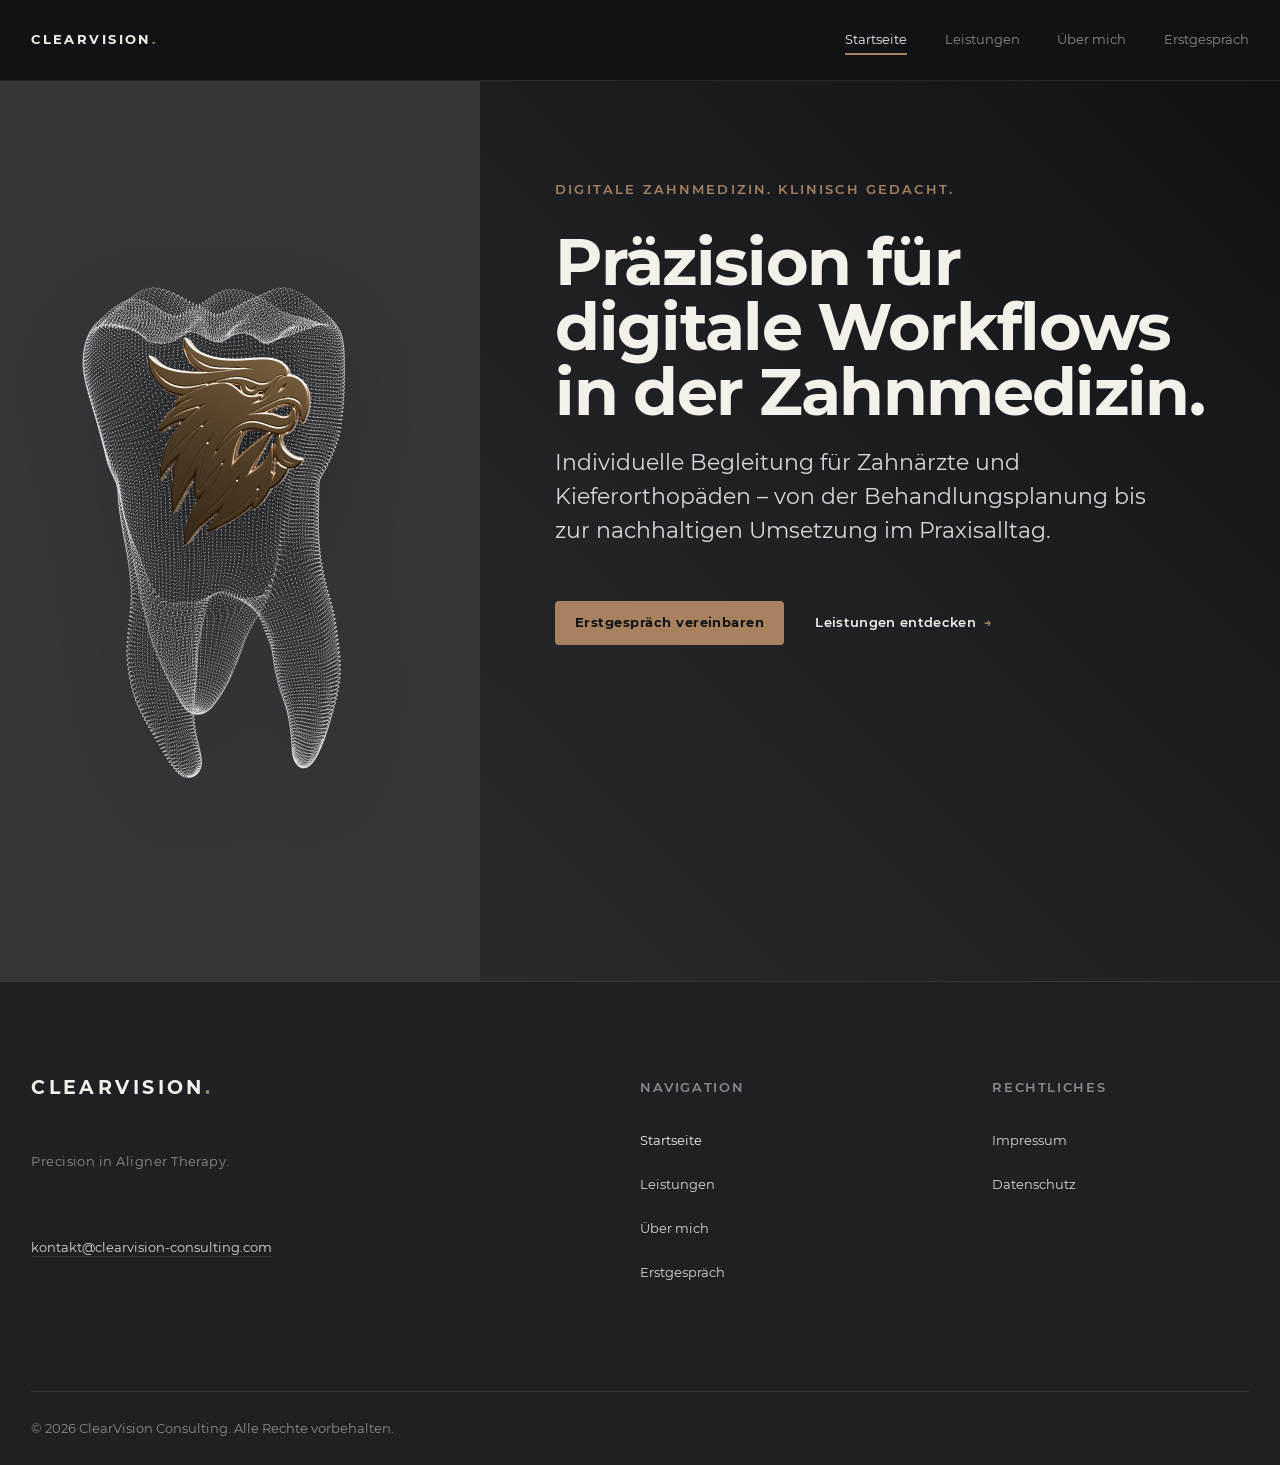
<file: index.html>
<!doctype html>
<html lang="de">
<head>
  <meta charset="utf-8">
  <meta
    name="viewport"
    content="width=device-width, initial-scale=1"
  >

  <meta
    name="description"
    content="ClearVision Consulting begleitet Zahnärzte und Kieferorthopäden bei digitalen Workflows, Behandlungsplanung und praxisnaher Umsetzung."
  >

  <title>ClearVision Consulting</title>

  <link rel="stylesheet" href="./css/main.css">
  <link rel="stylesheet" href="./css/home.css">
</head>

<body class="page page--home">
  <a class="skip-link" href="#main-content">
    Zum Hauptinhalt
  </a>

  <header class="site-header">
    <div class="container">
      <div class="site-header__inner">
        <a
          class="site-brand"
          href="./index.html"
          aria-label="ClearVision Consulting Startseite"
        >
          <span class="site-brand__name">
            CLEARVISION
          </span>

          <span
            class="site-brand__dot"
            aria-hidden="true"
          >
            .
          </span>
        </a>

        <nav
          class="site-nav"
          aria-label="Hauptnavigation"
        >
          <ul class="site-nav__list">
            <li class="site-nav__item">
              <a
                class="site-nav__link"
                href="./index.html"
                aria-current="page"
              >
                Startseite
              </a>
            </li>

            <li class="site-nav__item">
              <a
                class="site-nav__link"
                href="./services.html"
              >
                Leistungen
              </a>
            </li>

            <li class="site-nav__item">
              <a
                class="site-nav__link"
                href="./about.html"
              >
                Über mich
              </a>
            </li>

            <li class="site-nav__item">
              <a
                class="site-nav__link"
                href="./contact.html"
              >
                Erstgespräch
              </a>
            </li>
          </ul>
        </nav>
      </div>
    </div>
  </header>

  <main id="main-content">
    <section
      class="home-hero"
      aria-labelledby="home-hero-title"
    >
        <div class="home-hero__layout">
          <div class="home-hero__content">
            <p class="home-hero__eyebrow">
              Digitale Zahnmedizin. Klinisch gedacht.
            </p>

            <h1
              class="home-hero__title"
              id="home-hero-title"
            >
              Präzision für digitale Workflows in der Zahnmedizin.
            </h1>

            <p class="home-hero__text">
              Individuelle Begleitung für Zahnärzte und
              Kieferorthopäden – von der Behandlungsplanung
              bis zur nachhaltigen Umsetzung im Praxisalltag.
            </p>

            <div class="home-hero__actions">
              <a
                class="button button--primary"
                href="./contact.html"
              >
                Erstgespräch vereinbaren
              </a>

              <a
                class="text-link"
                href="./services.html"
              >
                Leistungen entdecken
              </a>
            </div>
          </div>

          <div class="home-hero__visual" aria-hidden="true">
            <img
              class="home-hero__griffin"
              src="./assets/images/clearvision-griffin.png"
              width="1920"
              height="1080"
              alt=""
            >
          </div>
        </div>
    </section>
  </main>

  <footer class="site-footer">
    <div class="container">
      <div class="site-footer__top">
        <div class="site-footer__brand">
          <p class="site-footer__wordmark">
            CLEARVISION<span aria-hidden="true">.</span>
          </p>

          <p class="site-footer__tagline">
            Precision in Aligner Therapy.
          </p>

          <a
            class="site-footer__email"
            href="mailto:kontakt@clearvision-consulting.com"
          >
            kontakt@clearvision-consulting.com
          </a>
        </div>

        <nav
          class="site-footer__group"
          aria-label="Footer-Navigation"
        >
          <h2 class="site-footer__heading">
            Navigation
          </h2>

          <ul class="site-footer__list">
            <li>
              <a
                class="site-footer__link"
                href="./index.html"
                aria-current="page"
              >
                Startseite
              </a>
            </li>

            <li>
              <a
                class="site-footer__link"
                href="./services.html"
              >
                Leistungen
              </a>
            </li>

            <li>
              <a
                class="site-footer__link"
                href="./about.html"
              >
                Über mich
              </a>
            </li>

            <li>
              <a
                class="site-footer__link"
                href="./contact.html"
              >
                Erstgespräch
              </a>
            </li>
          </ul>
        </nav>

        <nav
          class="site-footer__group"
          aria-label="Rechtliches"
        >
          <h2 class="site-footer__heading">
            Rechtliches
          </h2>

          <ul class="site-footer__list">
            <li>
              <a
                class="site-footer__link"
                href="./impressum.html"
              >
                Impressum
              </a>
            </li>

            <li>
              <a
                class="site-footer__link"
                href="./datenschutz.html"
              >
                Datenschutz
              </a>
            </li>
          </ul>
        </nav>
      </div>

      <div class="site-footer__bottom">
        <p>
          © 2026 ClearVision Consulting. Alle Rechte vorbehalten.
        </p>
      </div>
    </div>
  </footer>
</body>
</html>
</file>
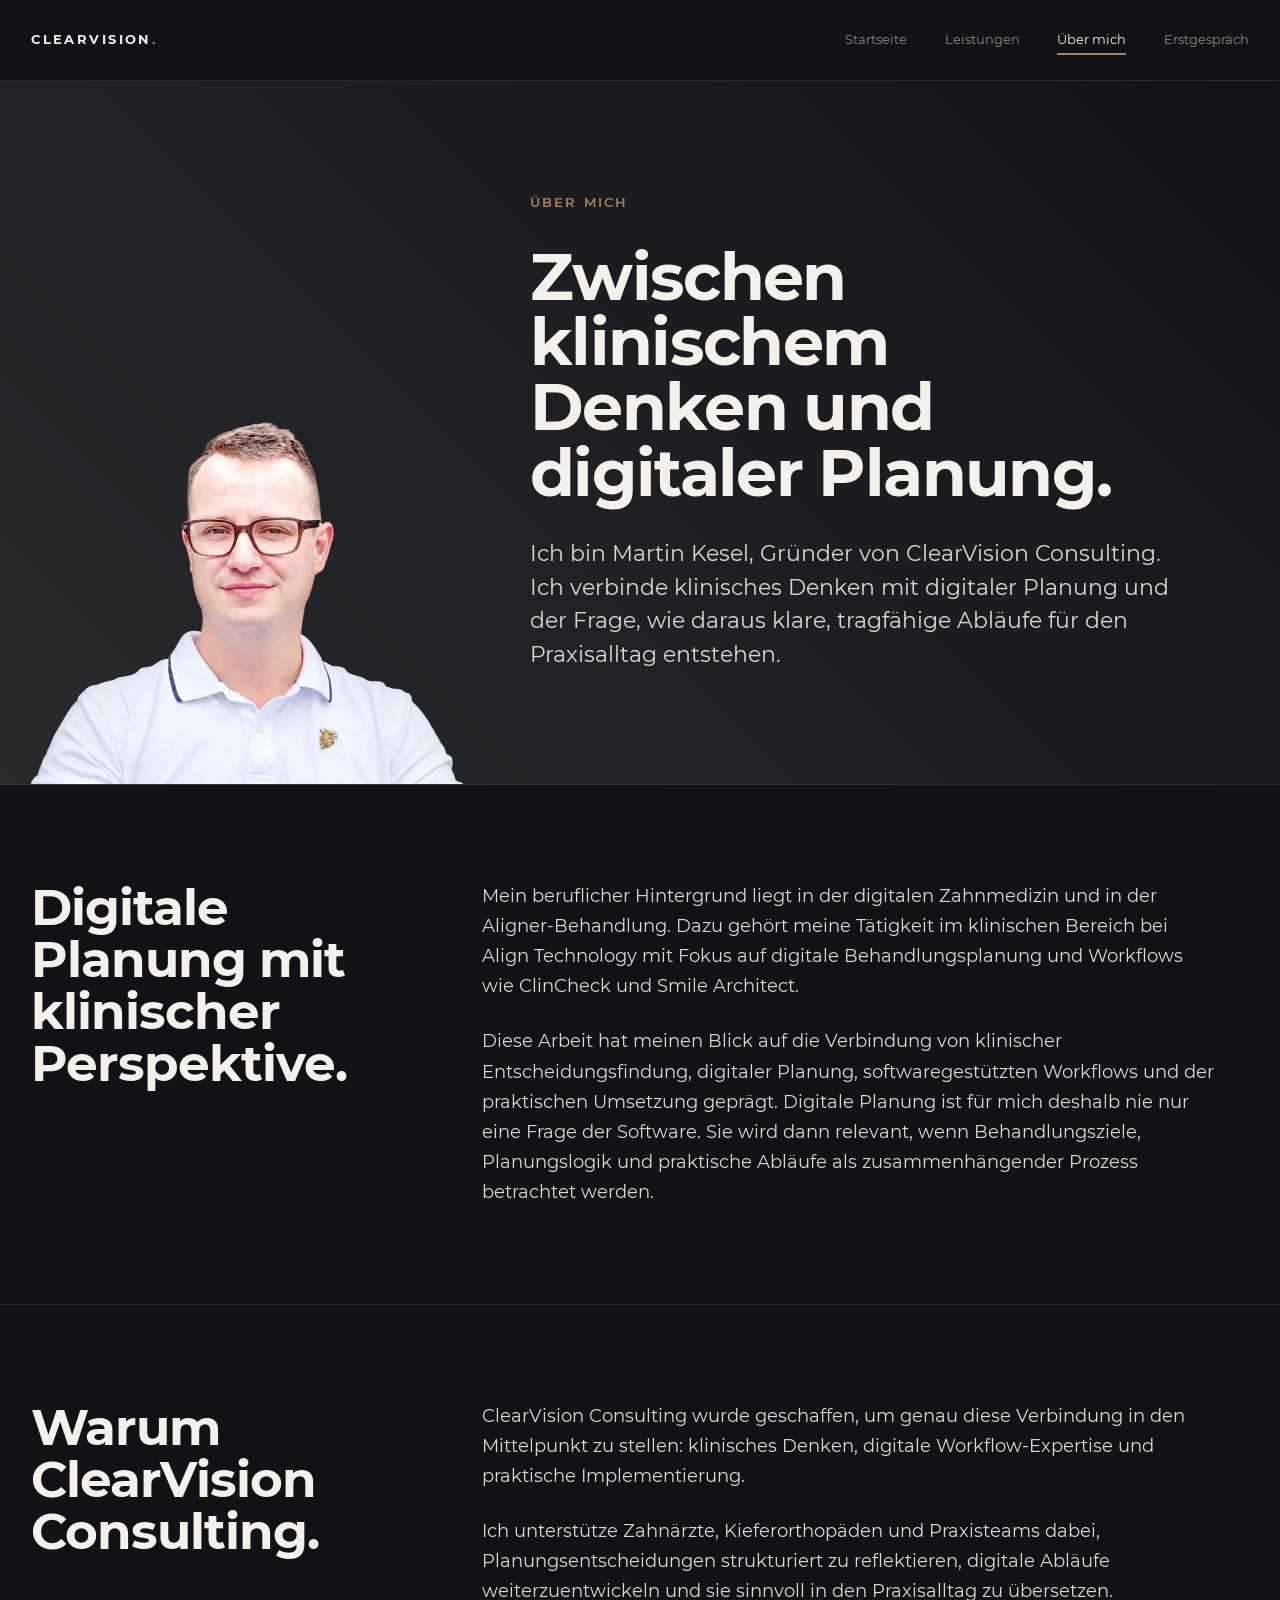
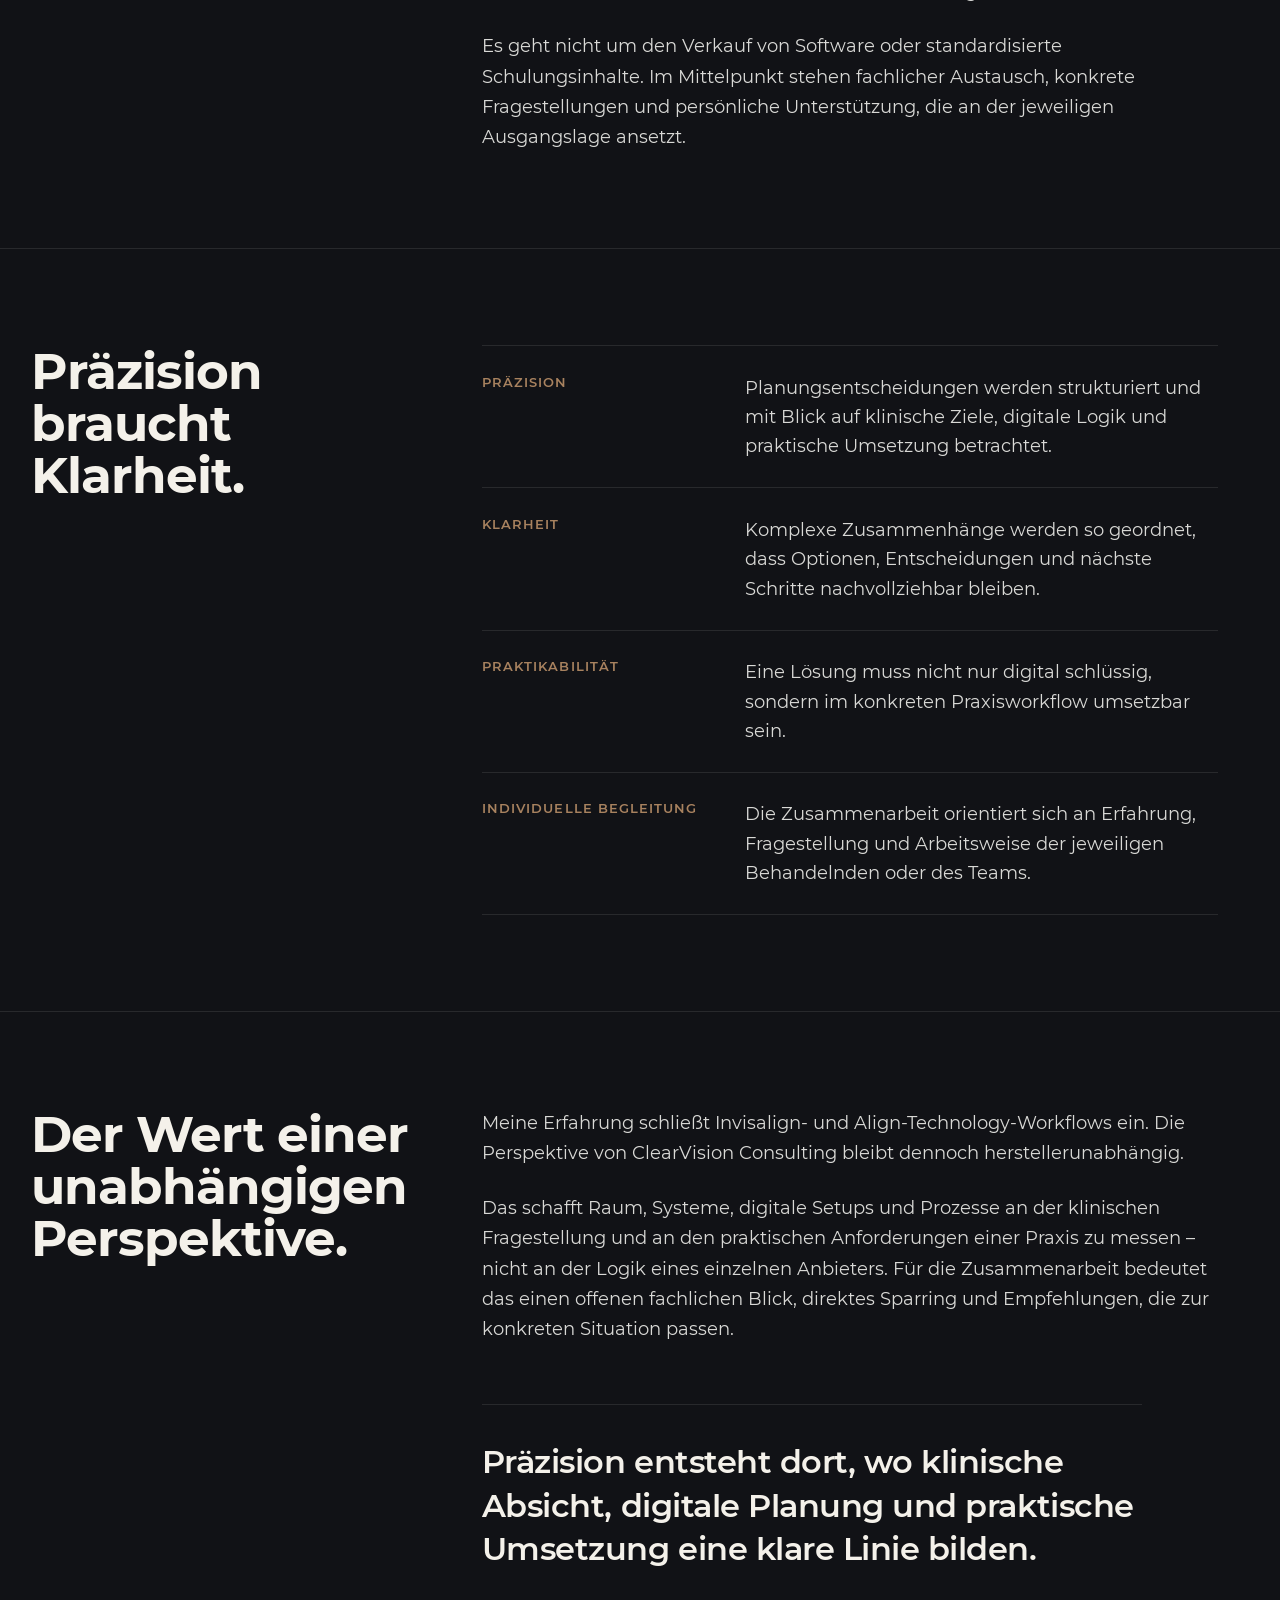
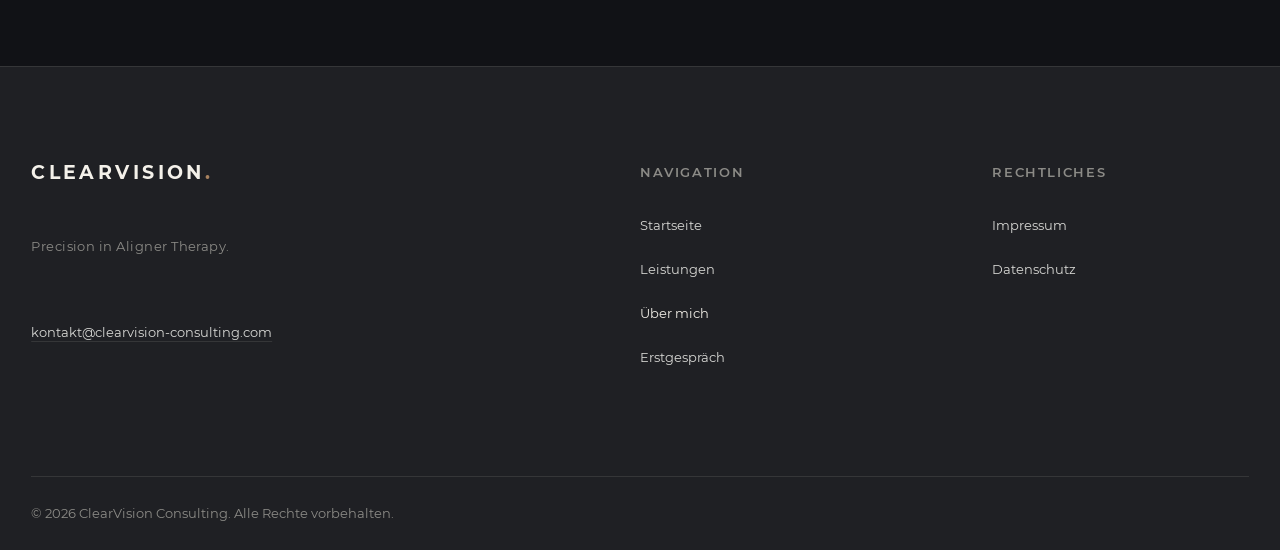
<file: about.html>
<!doctype html>
<html lang="de">
<head>
  <meta charset="utf-8">
  <meta
    name="viewport"
    content="width=device-width, initial-scale=1"
  >

  <meta
    name="description"
    content="Martin Kesel verbindet Erfahrung in digitaler Zahnmedizin und Aligner-Behandlung mit unabhängiger, praxisnaher Beratung für digitale Workflows."
  >

  <title>Über mich | ClearVision Consulting</title>

  <link rel="stylesheet" href="./css/main.css">
  <link rel="stylesheet" href="./css/about.css">
</head>

<body class="page page--about">
  <a class="skip-link" href="#main-content">
    Zum Hauptinhalt
  </a>

  <header class="site-header">
    <div class="container">
      <div class="site-header__inner">
        <a
          class="site-brand"
          href="./index.html"
          aria-label="ClearVision Consulting Startseite"
        >
          <span class="site-brand__name">
            CLEARVISION
          </span>

          <span
            class="site-brand__dot"
            aria-hidden="true"
          >
            .
          </span>
        </a>

        <nav
          class="site-nav"
          aria-label="Hauptnavigation"
        >
          <ul class="site-nav__list">
            <li class="site-nav__item">
              <a
                class="site-nav__link"
                href="./index.html"
              >
                Startseite
              </a>
            </li>

            <li class="site-nav__item">
              <a
                class="site-nav__link"
                href="./services.html"
              >
                Leistungen
              </a>
            </li>

            <li class="site-nav__item">
              <a
                class="site-nav__link"
                href="./about.html"
                aria-current="page"
              >
                Über mich
              </a>
            </li>

            <li class="site-nav__item">
              <a
                class="site-nav__link"
                href="./contact.html"
              >
                Erstgespräch
              </a>
            </li>
          </ul>
        </nav>
      </div>
    </div>
  </header>

  <main id="main-content">
    <section
      class="about-intro"
      aria-labelledby="about-title"
    >
      <div class="container">
        <div class="about-intro__layout">
          <div class="about-intro__content">
            <p class="about-intro__eyebrow">
              Über mich
            </p>

            <h1
              class="about-intro__title"
              id="about-title"
            >
              Zwischen klinischem Denken und digitaler Planung.
            </h1>

            <p class="about-intro__text">
              Ich bin Martin Kesel, Gründer von ClearVision Consulting.
              Ich verbinde klinisches Denken mit digitaler Planung und der
              Frage, wie daraus klare, tragfähige Abläufe für den
              Praxisalltag entstehen.
            </p>
          </div>

          <figure class="about-intro__portrait">
            <img
              class="about-intro__image"
              src="./assets/images/about-me.webp"
              width="771"
              height="652"
              alt="Martin Kesel"
            >
          </figure>
        </div>
      </div>
    </section>

    <section
      class="about-section"
      aria-labelledby="about-background-title"
    >
      <div class="container">
        <div class="about-section__layout">
          <h2
            class="about-section__title"
            id="about-background-title"
          >
            Digitale Planung mit klinischer Perspektive.
          </h2>

          <div class="about-section__copy">
            <p>
              Mein beruflicher Hintergrund liegt in der digitalen
              Zahnmedizin und in der Aligner-Behandlung. Dazu gehört meine
              Tätigkeit im klinischen Bereich bei Align Technology mit Fokus
              auf digitale Behandlungsplanung und Workflows wie ClinCheck und
              Smile Architect.
            </p>

            <p>
              Diese Arbeit hat meinen Blick auf die Verbindung von klinischer
              Entscheidungsfindung, digitaler Planung, softwaregestützten
              Workflows und der praktischen Umsetzung geprägt. Digitale
              Planung ist für mich deshalb nie nur eine Frage der Software.
              Sie wird dann relevant, wenn Behandlungsziele, Planungslogik und
              praktische Abläufe als zusammenhängender Prozess betrachtet
              werden.
            </p>
          </div>
        </div>
      </div>
    </section>

    <section
      class="about-section"
      aria-labelledby="about-purpose-title"
    >
      <div class="container">
        <div class="about-section__layout">
          <h2
            class="about-section__title"
            id="about-purpose-title"
          >
            Warum ClearVision Consulting.
          </h2>

          <div class="about-section__copy">
            <p>
              ClearVision Consulting wurde geschaffen, um genau diese
              Verbindung in den Mittelpunkt zu stellen: klinisches Denken,
              digitale Workflow-Expertise und praktische Implementierung.
            </p>

            <p>
              Ich unterstütze Zahnärzte, Kieferorthopäden und Praxisteams
              dabei, Planungsentscheidungen strukturiert zu reflektieren,
              digitale Abläufe weiterzuentwickeln und sie sinnvoll in den
              Praxisalltag zu übersetzen.
            </p>

            <p>
              Es geht nicht um den Verkauf von Software oder standardisierte
              Schulungsinhalte. Im Mittelpunkt stehen fachlicher Austausch,
              konkrete Fragestellungen und persönliche Unterstützung, die an
              der jeweiligen Ausgangslage ansetzt.
            </p>
          </div>
        </div>
      </div>
    </section>

    <section
      class="about-section"
      aria-labelledby="about-philosophy-title"
    >
      <div class="container">
        <div class="about-section__layout">
          <h2
            class="about-section__title"
            id="about-philosophy-title"
          >
            Präzision braucht Klarheit.
          </h2>

          <dl class="about-principles">
            <div class="about-principles__item">
              <dt class="about-principles__term">
                Präzision
              </dt>
              <dd class="about-principles__description">
                Planungsentscheidungen werden strukturiert und mit Blick auf
                klinische Ziele, digitale Logik und praktische Umsetzung
                betrachtet.
              </dd>
            </div>

            <div class="about-principles__item">
              <dt class="about-principles__term">
                Klarheit
              </dt>
              <dd class="about-principles__description">
                Komplexe Zusammenhänge werden so geordnet, dass Optionen,
                Entscheidungen und nächste Schritte nachvollziehbar bleiben.
              </dd>
            </div>

            <div class="about-principles__item">
              <dt class="about-principles__term">
                Praktikabilität
              </dt>
              <dd class="about-principles__description">
                Eine Lösung muss nicht nur digital schlüssig, sondern im
                konkreten Praxisworkflow umsetzbar sein.
              </dd>
            </div>

            <div class="about-principles__item">
              <dt class="about-principles__term">
                Individuelle Begleitung
              </dt>
              <dd class="about-principles__description">
                Die Zusammenarbeit orientiert sich an Erfahrung,
                Fragestellung und Arbeitsweise der jeweiligen Behandelnden
                oder des Teams.
              </dd>
            </div>
          </dl>
        </div>
      </div>
    </section>

    <section
      class="about-section about-section--closing"
      aria-labelledby="about-independence-title"
    >
      <div class="container">
        <div class="about-section__layout">
          <h2
            class="about-section__title"
            id="about-independence-title"
          >
            Der Wert einer unabhängigen Perspektive.
          </h2>

          <div class="about-section__copy">
            <p>
              Meine Erfahrung schließt Invisalign- und
              Align-Technology-Workflows ein. Die Perspektive von ClearVision
              Consulting bleibt dennoch herstellerunabhängig.
            </p>

            <p>
              Das schafft Raum, Systeme, digitale Setups und Prozesse an der
              klinischen Fragestellung und an den praktischen Anforderungen
              einer Praxis zu messen – nicht an der Logik eines einzelnen
              Anbieters. Für die Zusammenarbeit bedeutet das einen offenen
              fachlichen Blick, direktes Sparring und Empfehlungen, die zur
              konkreten Situation passen.
            </p>

            <p class="about-section__closing-statement">
              Präzision entsteht dort, wo klinische Absicht, digitale Planung
              und praktische Umsetzung eine klare Linie bilden.
            </p>
          </div>
        </div>
      </div>
    </section>
  </main>

  <footer class="site-footer">
    <div class="container">
      <div class="site-footer__top">
        <div class="site-footer__brand">
          <p class="site-footer__wordmark">
            CLEARVISION<span aria-hidden="true">.</span>
          </p>

          <p class="site-footer__tagline">
            Precision in Aligner Therapy.
          </p>

          <a
            class="site-footer__email"
            href="mailto:kontakt@clearvision-consulting.com"
          >
            kontakt@clearvision-consulting.com
          </a>
        </div>

        <nav
          class="site-footer__group"
          aria-label="Footer-Navigation"
        >
          <h2 class="site-footer__heading">
            Navigation
          </h2>

          <ul class="site-footer__list">
            <li>
              <a
                class="site-footer__link"
                href="./index.html"
              >
                Startseite
              </a>
            </li>

            <li>
              <a
                class="site-footer__link"
                href="./services.html"
              >
                Leistungen
              </a>
            </li>

            <li>
              <a
                class="site-footer__link"
                href="./about.html"
                aria-current="page"
              >
                Über mich
              </a>
            </li>

            <li>
              <a
                class="site-footer__link"
                href="./contact.html"
              >
                Erstgespräch
              </a>
            </li>
          </ul>
        </nav>

        <nav
          class="site-footer__group"
          aria-label="Rechtliches"
        >
          <h2 class="site-footer__heading">
            Rechtliches
          </h2>

          <ul class="site-footer__list">
            <li>
              <a
                class="site-footer__link"
                href="./impressum.html"
              >
                Impressum
              </a>
            </li>

            <li>
              <a
                class="site-footer__link"
                href="./datenschutz.html"
              >
                Datenschutz
              </a>
            </li>
          </ul>
        </nav>
      </div>

      <div class="site-footer__bottom">
        <p>
          © 2026 ClearVision Consulting. Alle Rechte vorbehalten.
        </p>
      </div>
    </div>
  </footer>
</body>
</html>
</file>
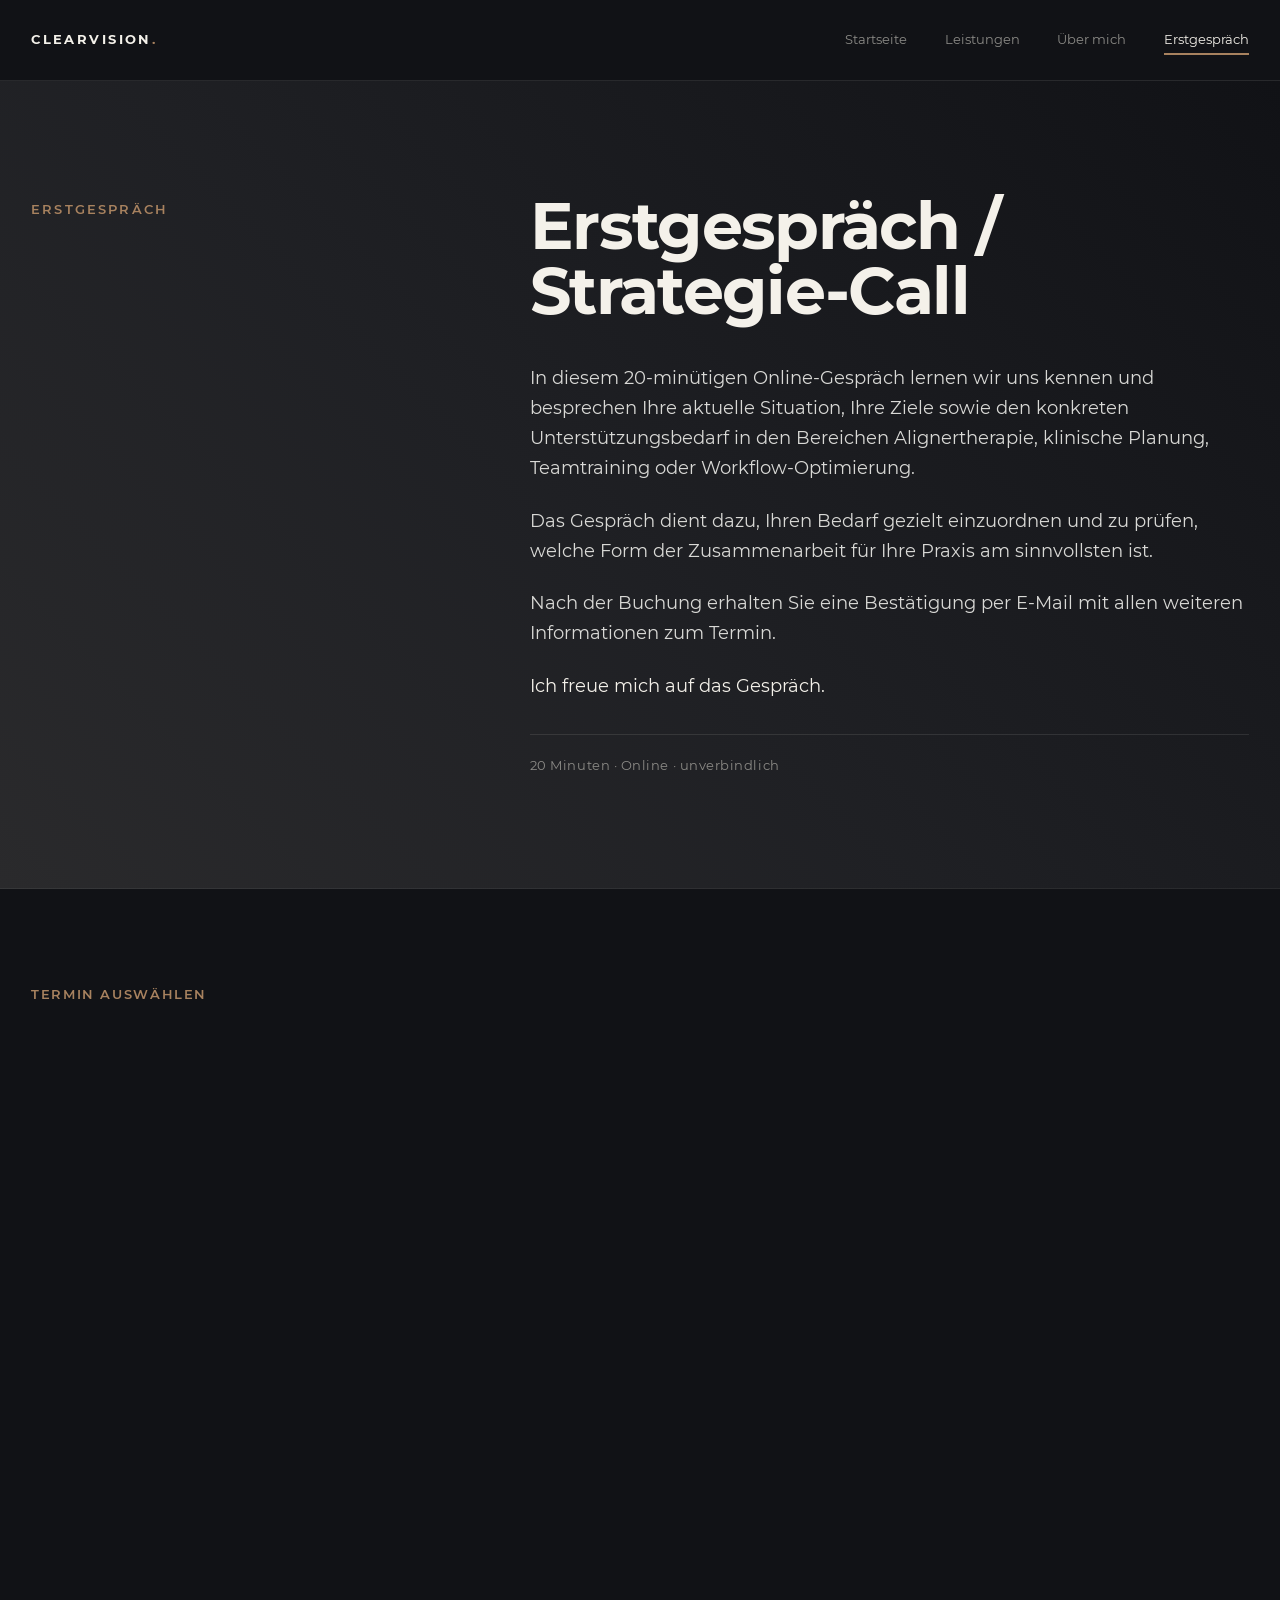
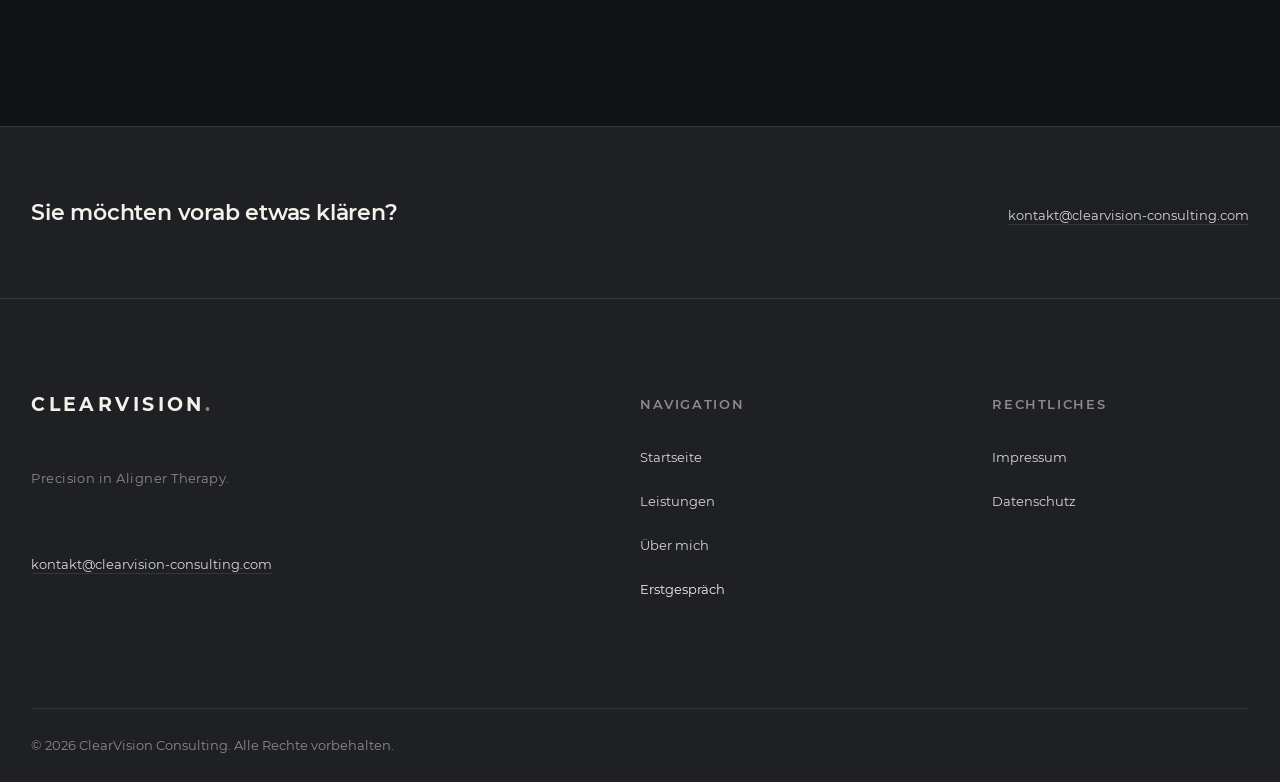
<file: contact.html>
<!doctype html>
<html lang="de">
<head>
  <meta charset="utf-8">
  <meta
    name="viewport"
    content="width=device-width, initial-scale=1"
  >

  <meta
    name="description"
    content="Buchen Sie ein 20-minütiges Online-Erstgespräch mit ClearVision Consulting und besprechen Sie Ihre aktuelle Situation und Ihren Unterstützungsbedarf."
  >

  <title>Erstgespräch | ClearVision Consulting</title>

  <link rel="stylesheet" href="./css/main.css">
  <link rel="stylesheet" href="./css/contact.css">
</head>

<body class="page page--contact">
  <a class="skip-link" href="#main-content">
    Zum Hauptinhalt
  </a>

  <header class="site-header">
    <div class="container">
      <div class="site-header__inner">
        <a
          class="site-brand"
          href="./index.html"
          aria-label="ClearVision Consulting Startseite"
        >
          <span class="site-brand__name">
            CLEARVISION
          </span>

          <span
            class="site-brand__dot"
            aria-hidden="true"
          >
            .
          </span>
        </a>

        <nav
          class="site-nav"
          aria-label="Hauptnavigation"
        >
          <ul class="site-nav__list">
            <li class="site-nav__item">
              <a
                class="site-nav__link"
                href="./index.html"
              >
                Startseite
              </a>
            </li>

            <li class="site-nav__item">
              <a
                class="site-nav__link"
                href="./services.html"
              >
                Leistungen
              </a>
            </li>

            <li class="site-nav__item">
              <a
                class="site-nav__link"
                href="./about.html"
              >
                Über mich
              </a>
            </li>

            <li class="site-nav__item">
              <a
                class="site-nav__link"
                href="./contact.html"
                aria-current="page"
              >
                Erstgespräch
              </a>
            </li>
          </ul>
        </nav>
      </div>
    </div>
  </header>

  <main id="main-content">
    <section
      class="contact-intro"
      aria-labelledby="contact-title"
    >
      <div class="container">
        <div class="contact-intro__layout">
          <p class="contact-intro__eyebrow">
            Erstgespräch
          </p>

          <div class="contact-intro__content">
            <h1
              class="contact-intro__title"
              id="contact-title"
            >
              Erstgespräch / Strategie-Call
            </h1>

            <div class="contact-intro__copy">
              <p>
                In diesem 20-minütigen Online-Gespräch lernen wir uns kennen
                und besprechen Ihre aktuelle Situation, Ihre Ziele sowie den
                konkreten Unterstützungsbedarf in den Bereichen
                Alignertherapie, klinische Planung, Teamtraining oder
                Workflow-Optimierung.
              </p>

              <p>
                Das Gespräch dient dazu, Ihren Bedarf gezielt einzuordnen und
                zu prüfen, welche Form der Zusammenarbeit für Ihre Praxis am
                sinnvollsten ist.
              </p>

              <p>
                Nach der Buchung erhalten Sie eine Bestätigung per E-Mail mit
                allen weiteren Informationen zum Termin.
              </p>

              <p class="contact-intro__closing">
                Ich freue mich auf das Gespräch.
              </p>
            </div>

            <p class="contact-intro__meta">
              20 Minuten · Online · unverbindlich
            </p>
          </div>
        </div>
      </div>
    </section>

    <section
      class="contact-booking"
      aria-labelledby="booking-title"
    >
      <div class="container">
        <h2
          class="contact-booking__title"
          id="booking-title"
        >
          Termin auswählen
        </h2>

        <div id="my-cal-inline-erstgesprach"></div>
      </div>
    </section>

    <section
      class="contact-alternative"
      aria-labelledby="contact-alternative-title"
    >
      <div class="container">
        <div class="contact-alternative__layout">
          <h2
            class="contact-alternative__title"
            id="contact-alternative-title"
          >
            Sie möchten vorab etwas klären?
          </h2>

          <a
            class="contact-alternative__link"
            href="mailto:kontakt@clearvision-consulting.com"
          >
            kontakt@clearvision-consulting.com
          </a>
        </div>
      </div>
    </section>
  </main>

  <footer class="site-footer">
    <div class="container">
      <div class="site-footer__top">
        <div class="site-footer__brand">
          <p class="site-footer__wordmark">
            CLEARVISION<span aria-hidden="true">.</span>
          </p>

          <p class="site-footer__tagline">
            Precision in Aligner Therapy.
          </p>

          <a
            class="site-footer__email"
            href="mailto:kontakt@clearvision-consulting.com"
          >
            kontakt@clearvision-consulting.com
          </a>
        </div>

        <nav
          class="site-footer__group"
          aria-label="Footer-Navigation"
        >
          <h2 class="site-footer__heading">
            Navigation
          </h2>

          <ul class="site-footer__list">
            <li>
              <a
                class="site-footer__link"
                href="./index.html"
              >
                Startseite
              </a>
            </li>

            <li>
              <a
                class="site-footer__link"
                href="./services.html"
              >
                Leistungen
              </a>
            </li>

            <li>
              <a
                class="site-footer__link"
                href="./about.html"
              >
                Über mich
              </a>
            </li>

            <li>
              <a
                class="site-footer__link"
                href="./contact.html"
                aria-current="page"
              >
                Erstgespräch
              </a>
            </li>
          </ul>
        </nav>

        <nav
          class="site-footer__group"
          aria-label="Rechtliches"
        >
          <h2 class="site-footer__heading">
            Rechtliches
          </h2>

          <ul class="site-footer__list">
            <li>
              <a
                class="site-footer__link"
                href="./impressum.html"
              >
                Impressum
              </a>
            </li>

            <li>
              <a
                class="site-footer__link"
                href="./datenschutz.html"
              >
                Datenschutz
              </a>
            </li>
          </ul>
        </nav>
      </div>

      <div class="site-footer__bottom">
        <p>
          © 2026 ClearVision Consulting. Alle Rechte vorbehalten.
        </p>
      </div>
    </div>
  </footer>

  <script type="text/javascript">
    (function (C, A, L) {
      let p = function (a, ar) { a.q.push(ar); };
      let d = C.document;

      C.Cal = C.Cal || function () {
        let cal = C.Cal;
        let ar = arguments;

        if (!cal.loaded) {
          cal.ns = {};
          cal.q = cal.q || [];
          d.head.appendChild(d.createElement("script")).src = A;
          cal.loaded = true;
        }

        if (ar[0] === L) {
          const api = function () { p(api, arguments); };
          const namespace = ar[1];

          api.q = api.q || [];

          if (typeof namespace === "string") {
            cal.ns[namespace] = cal.ns[namespace] || api;
            p(cal.ns[namespace], ar);
            p(cal, ["initNamespace", namespace]);
          } else {
            p(cal, ar);
          }

          return;
        }

        p(cal, ar);
      };
    })(window, "https://app.cal.com/embed/embed.js", "init");

    Cal("init", "erstgesprach", {
      origin: "https://app.cal.com"
    });

    Cal.config = Cal.config || {};
    Cal.config.forwardQueryParams = false;

    Cal.ns.erstgesprach("inline", {
      elementOrSelector: "#my-cal-inline-erstgesprach",
      config: {
        layout: "month_view",
        useSlotsViewOnSmallScreen: "true"
      },
      calLink: "clearvision-consulting/erstgesprach"
    });

    Cal.ns.erstgesprach("ui", {
      theme: "dark",
      cssVarsPerTheme: {
        light: {
          "cal-brand": "#a8825f",
          "cal-brand-emphasis": "#c79d72",
          "cal-brand-text": "#111216"
        },
        dark: {
          "cal-brand": "#a8825f",
          "cal-brand-emphasis": "#c79d72",
          "cal-brand-text": "#111216",
          "cal-bg": "#111216",
          "cal-bg-emphasis": "#2a2a2c",
          "cal-bg-subtle": "#1f2024",
          "cal-bg-muted": "#1f2024",
          "cal-text": "#d9d9d6",
          "cal-text-emphasis": "#f4f1ea",
          "cal-text-subtle": "#8c8b87",
          "cal-border": "#2a2a2c",
          "cal-border-subtle": "#2a2a2c",
          "cal-border-booker": "#2a2a2c",
          "cal-border-booker-width": "1px",
          "radius": "0.25rem"
        }
      },
      hideEventTypeDetails: false,
      layout: "month_view"
    });
  </script>
</body>
</html>
</file>
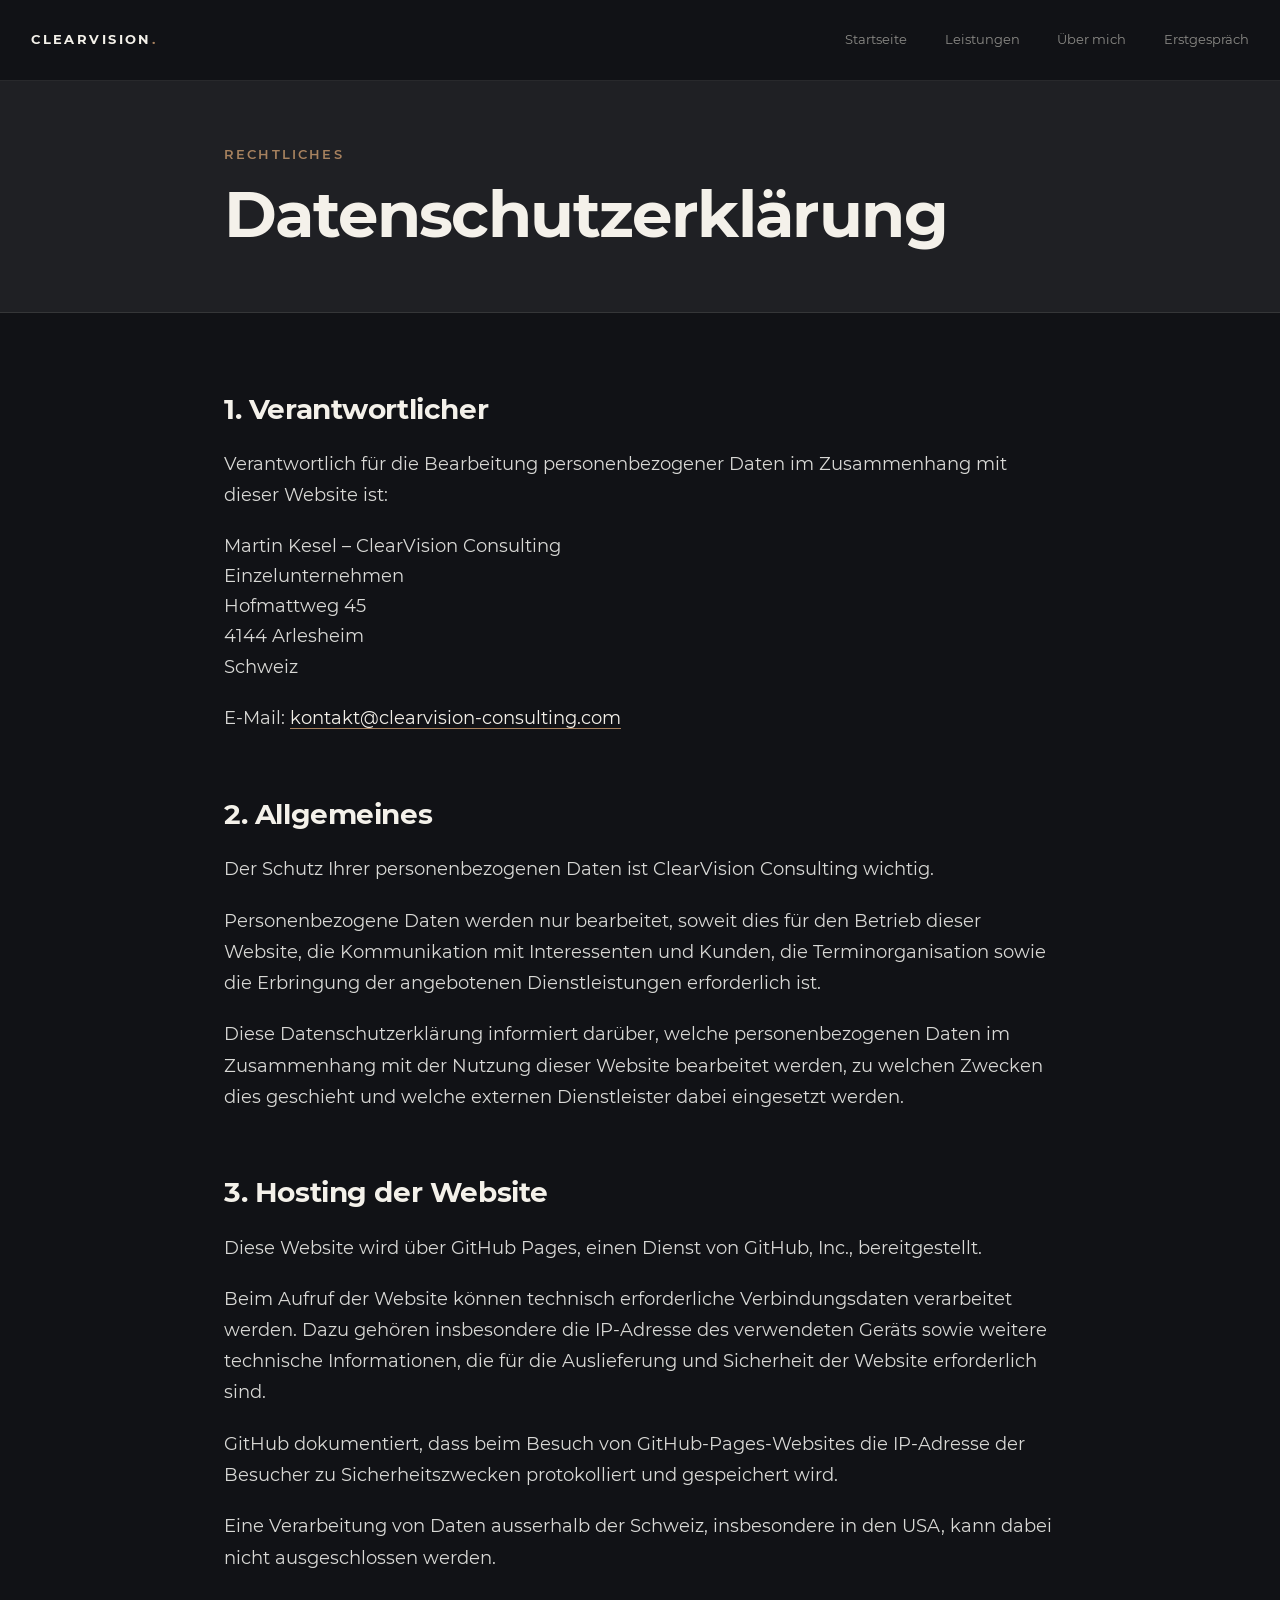
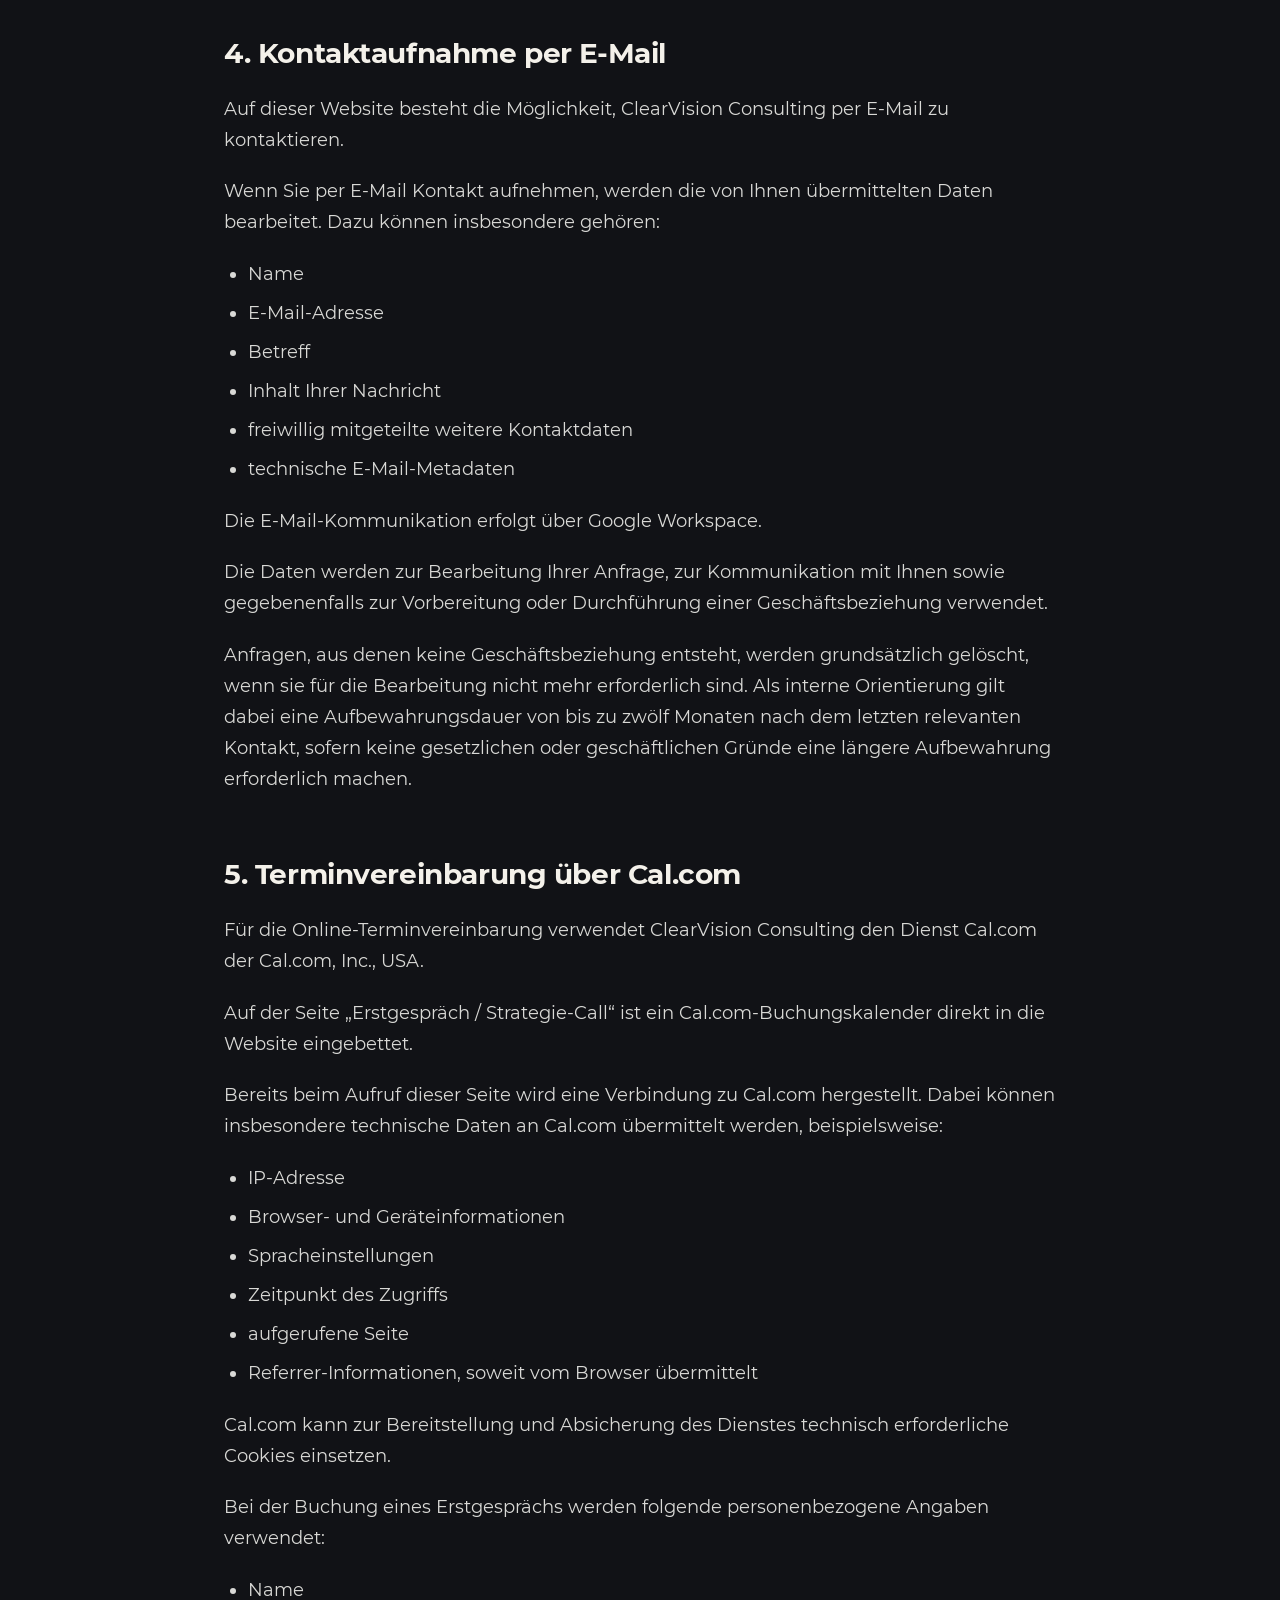
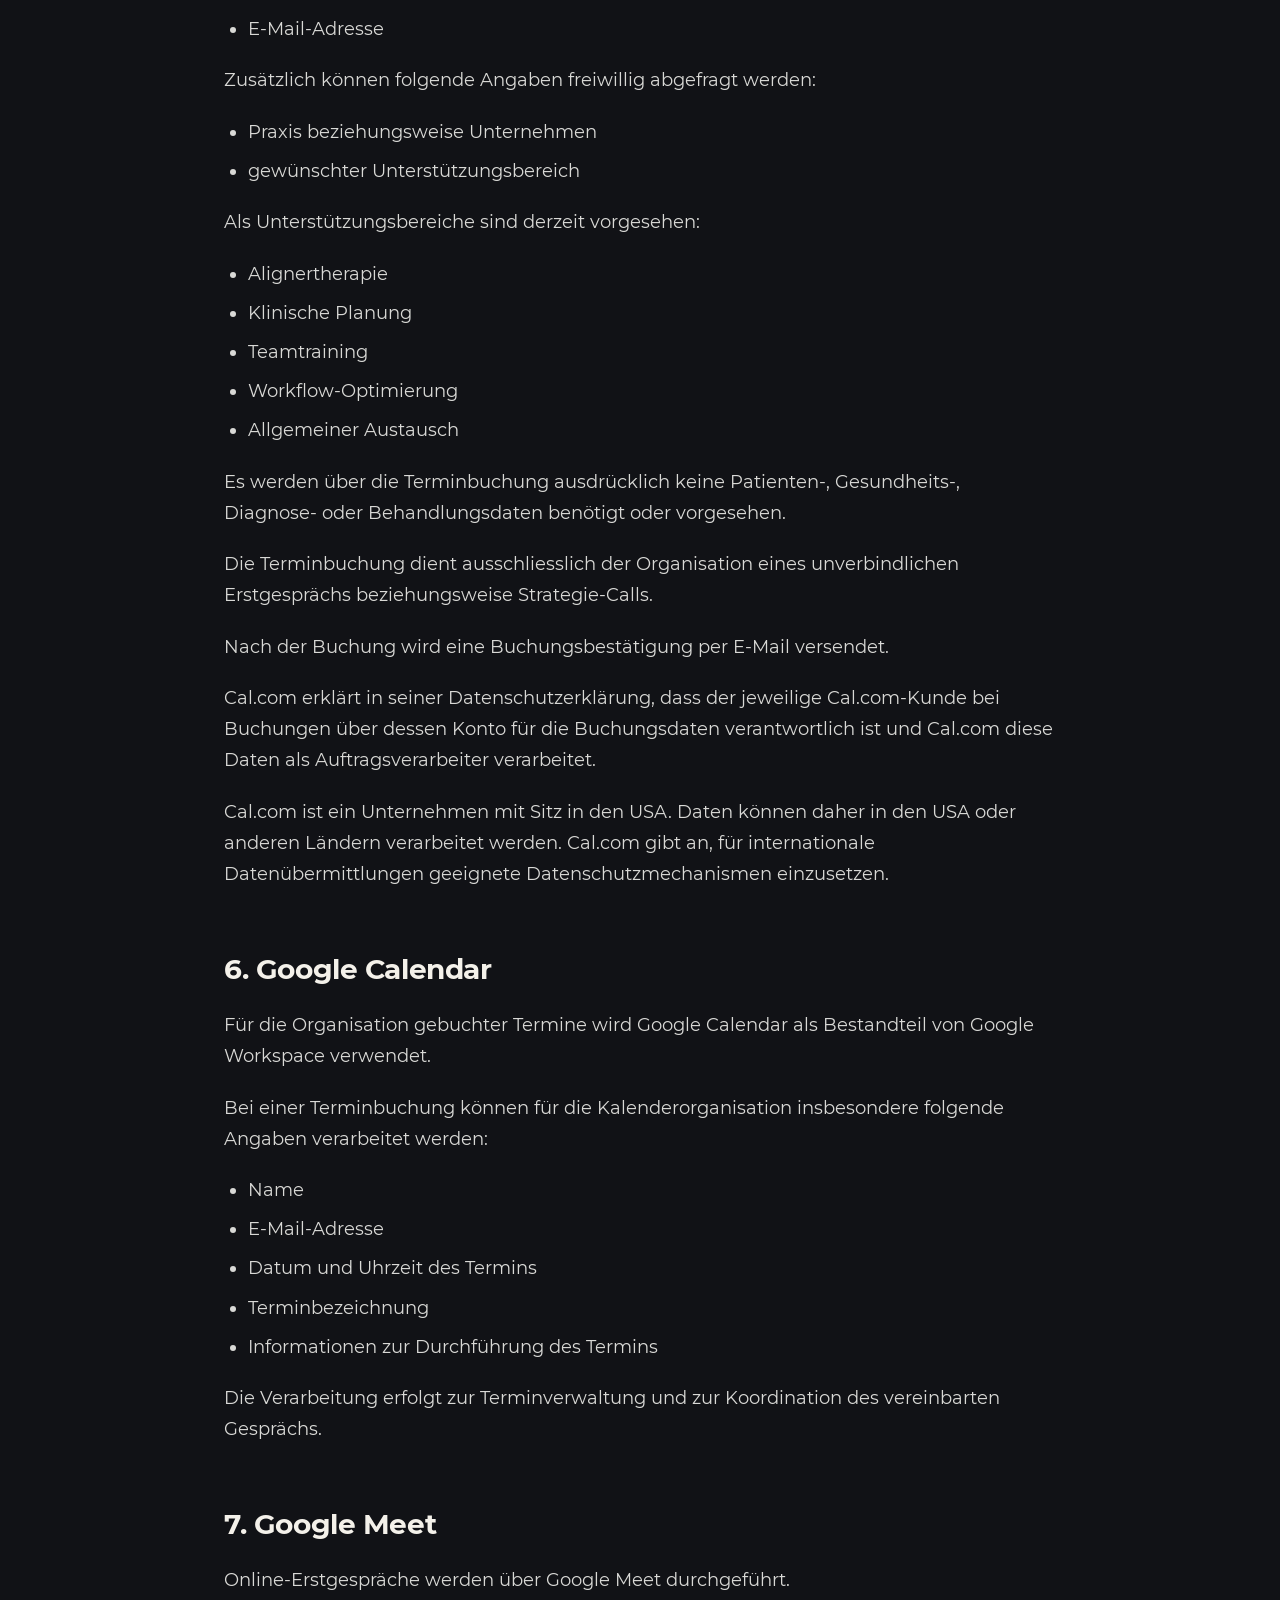
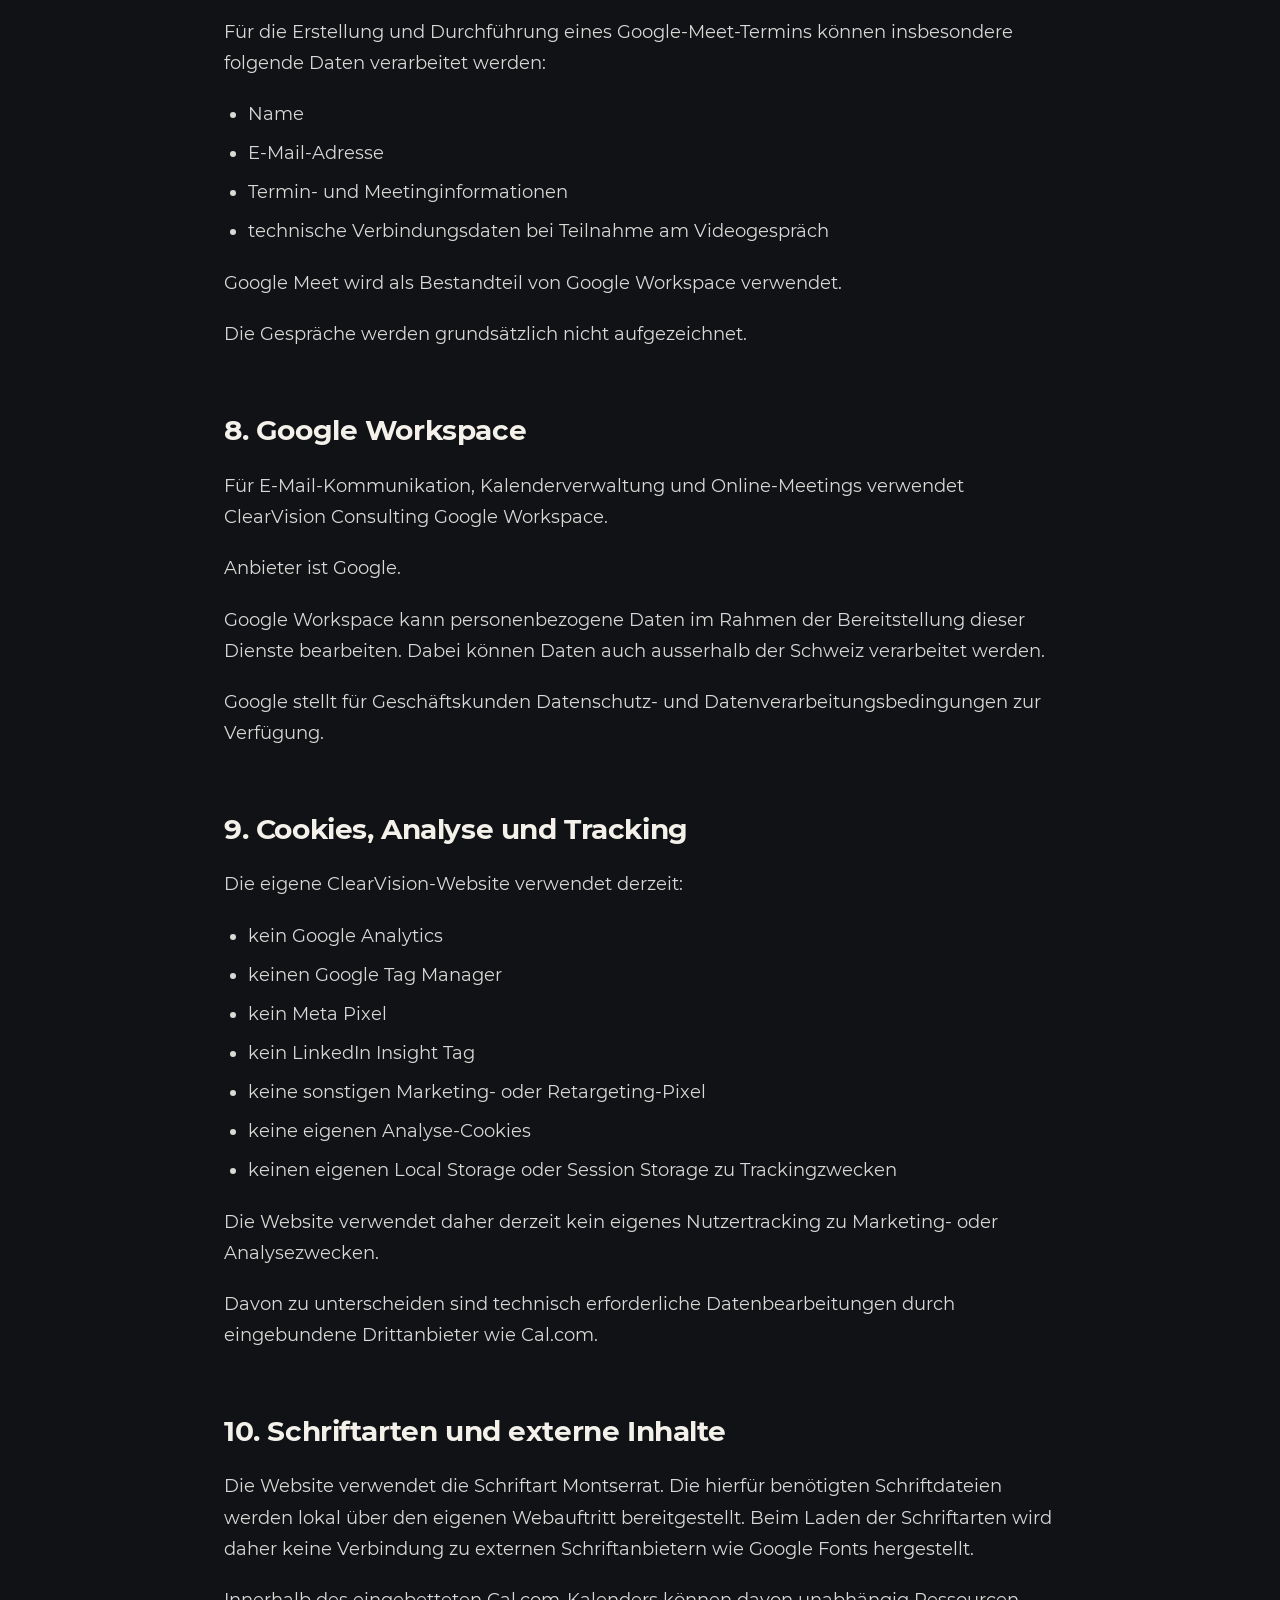
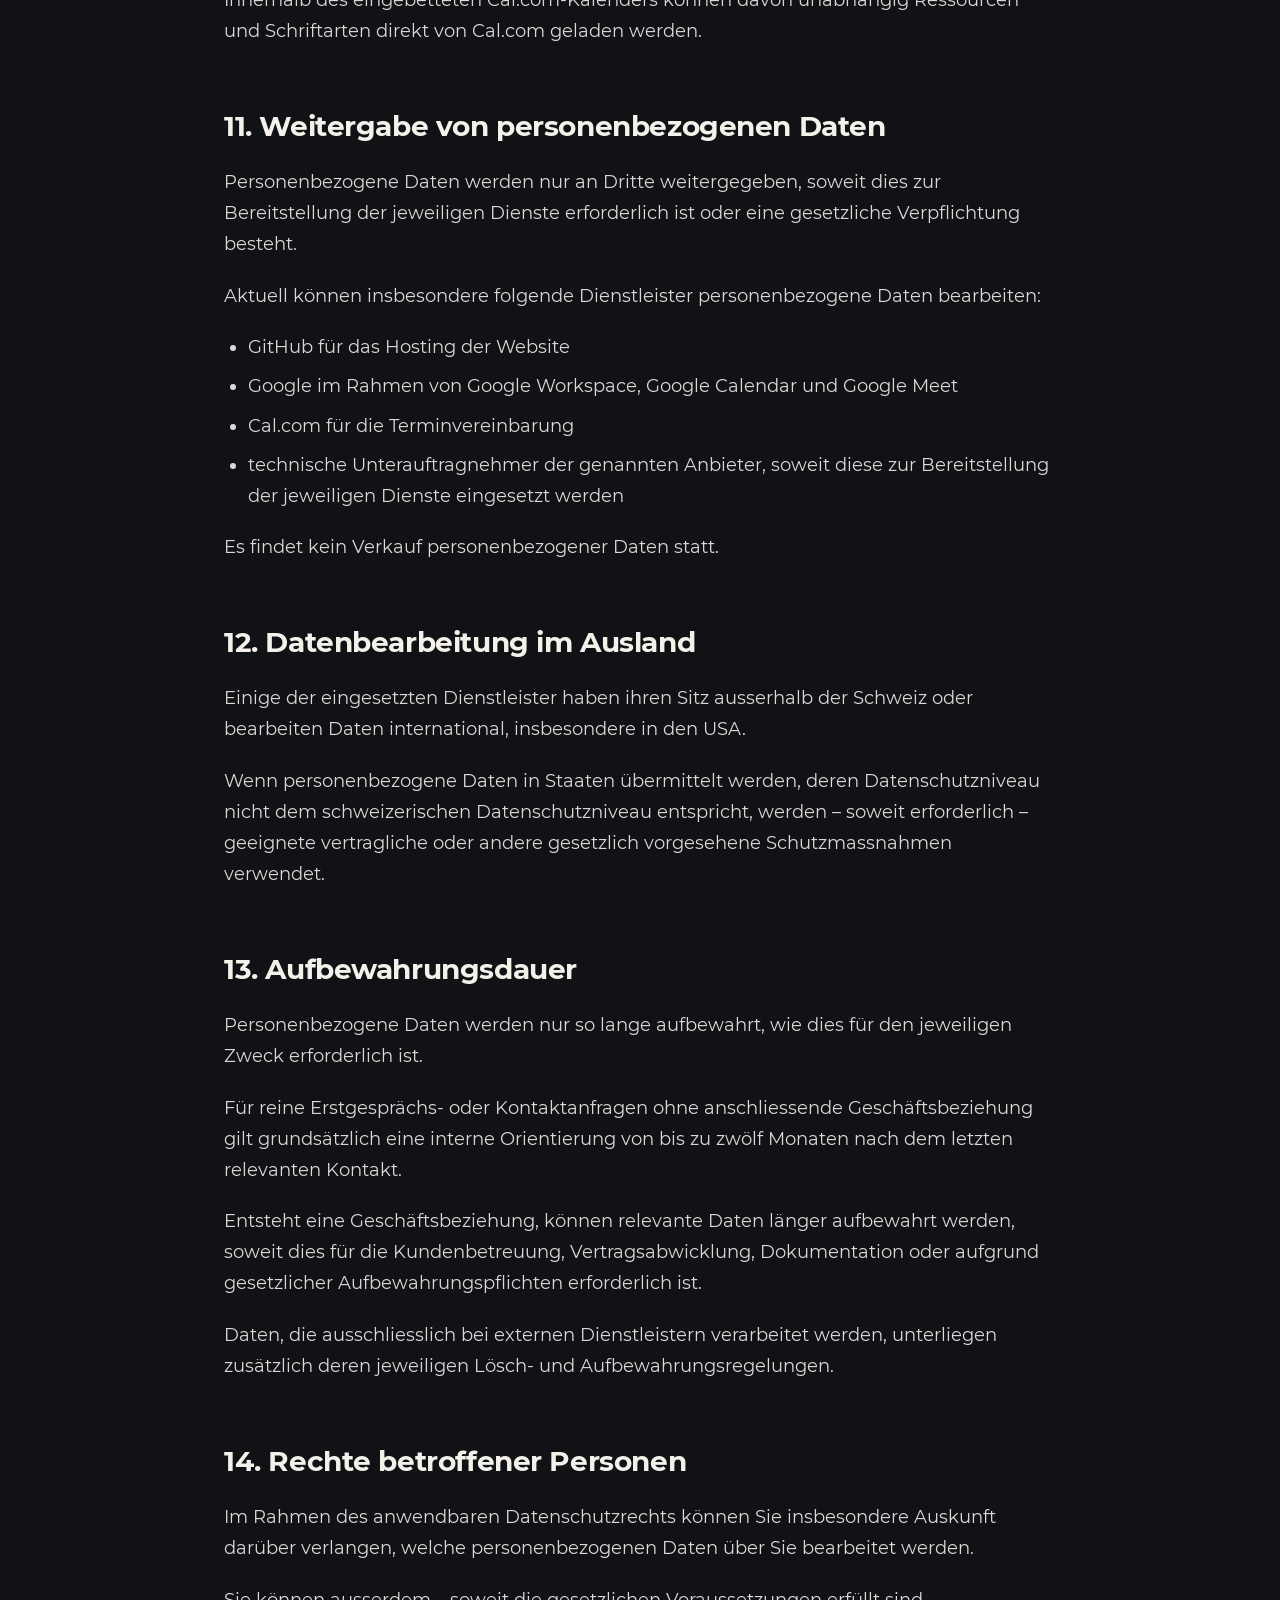
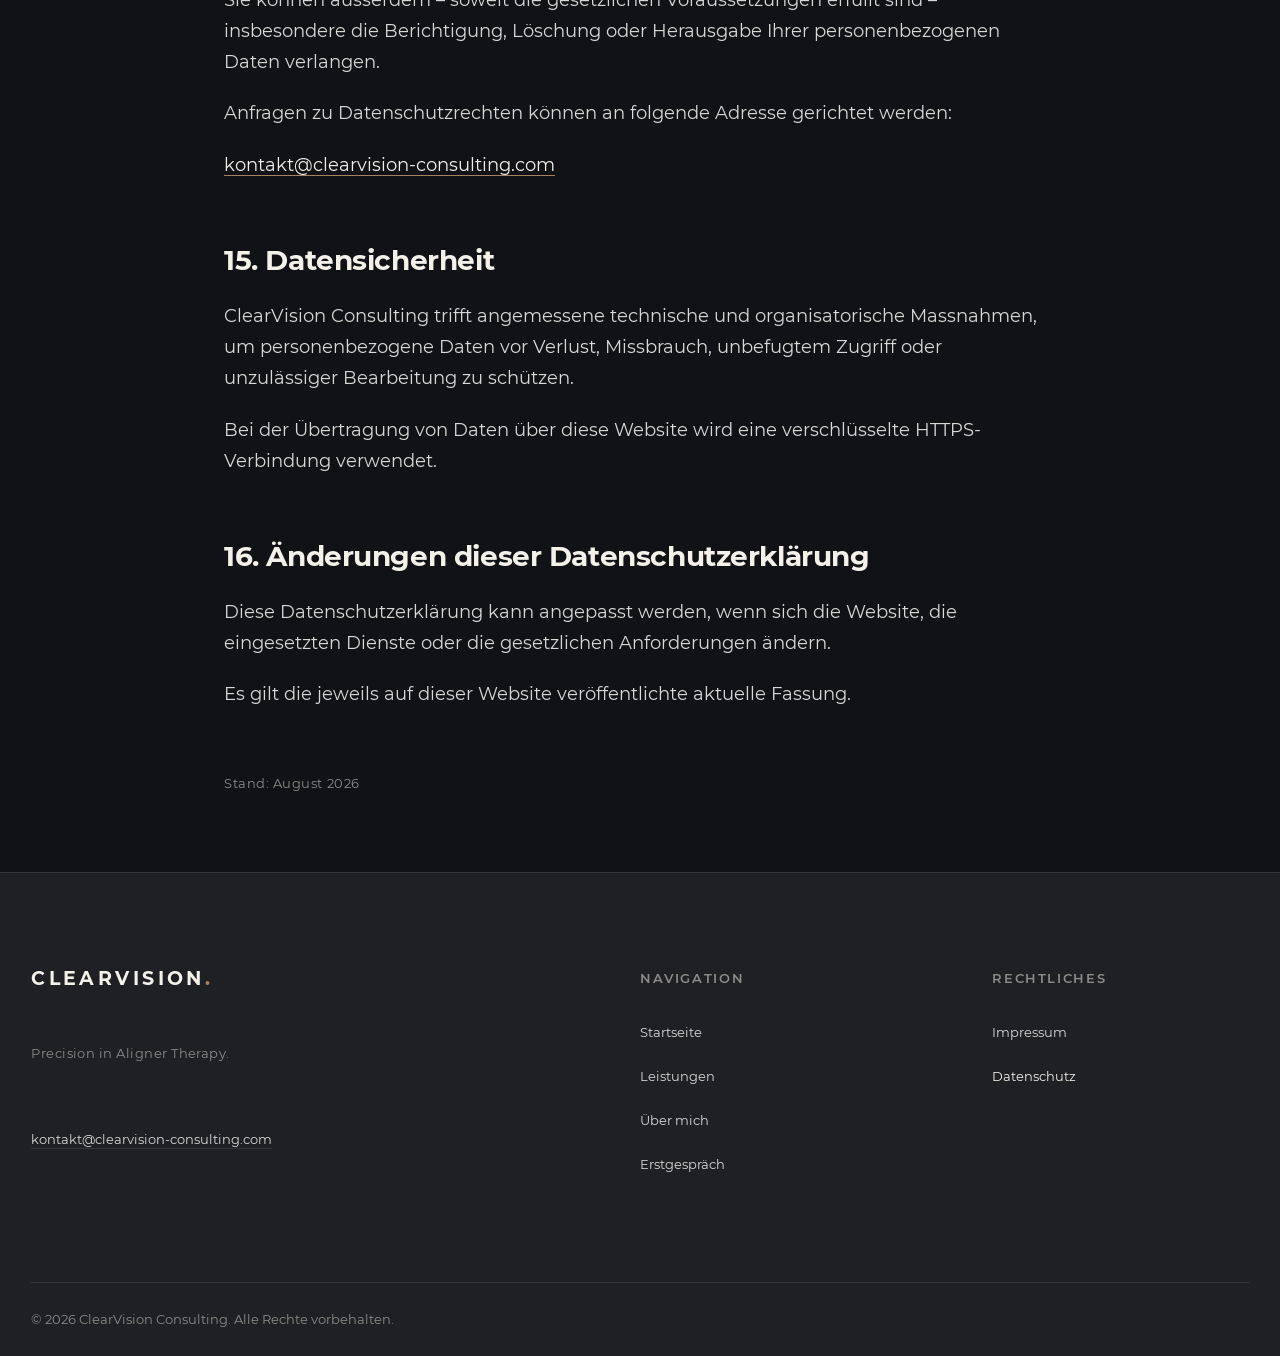
<file: datenschutz.html>
<!doctype html>
<html lang="de">
<head>
  <meta charset="utf-8">
  <meta
    name="viewport"
    content="width=device-width, initial-scale=1"
  >

  <meta
    name="description"
    content="Datenschutzerklärung von ClearVision Consulting zur Bearbeitung personenbezogener Daten auf dieser Website und bei der Terminorganisation."
  >

  <title>Datenschutzerklärung | ClearVision Consulting</title>

  <link rel="stylesheet" href="./css/main.css">
  <link rel="stylesheet" href="./css/legal.css">
</head>

<body class="page page--legal">
  <a class="skip-link" href="#main-content">
    Zum Hauptinhalt
  </a>

  <header class="site-header">
    <div class="container">
      <div class="site-header__inner">
        <a
          class="site-brand"
          href="./index.html"
          aria-label="ClearVision Consulting Startseite"
        >
          <span class="site-brand__name">
            CLEARVISION
          </span>

          <span
            class="site-brand__dot"
            aria-hidden="true"
          >
            .
          </span>
        </a>

        <nav
          class="site-nav"
          aria-label="Hauptnavigation"
        >
          <ul class="site-nav__list">
            <li class="site-nav__item">
              <a
                class="site-nav__link"
                href="./index.html"
              >
                Startseite
              </a>
            </li>

            <li class="site-nav__item">
              <a
                class="site-nav__link"
                href="./services.html"
              >
                Leistungen
              </a>
            </li>

            <li class="site-nav__item">
              <a
                class="site-nav__link"
                href="./about.html"
              >
                Über mich
              </a>
            </li>

            <li class="site-nav__item">
              <a
                class="site-nav__link"
                href="./contact.html"
              >
                Erstgespräch
              </a>
            </li>
          </ul>
        </nav>
      </div>
    </div>
  </header>

  <main id="main-content">
    <section
      class="legal-intro"
      aria-labelledby="legal-title"
    >
      <div class="container">
        <div class="legal-intro__layout">
          <p class="legal-intro__eyebrow">
            Rechtliches
          </p>

          <h1
            class="legal-intro__title"
            id="legal-title"
          >
            Datenschutzerklärung
          </h1>
        </div>
      </div>
    </section>

    <div class="legal-content">
      <div class="container">
        <div class="legal-content__inner">
          <section
            class="legal-content__section"
            aria-labelledby="controller-title"
          >
            <h2
              class="legal-content__heading"
              id="controller-title"
            >
              1. Verantwortlicher
            </h2>

            <div class="legal-content__copy">
              <p>
                Verantwortlich für die Bearbeitung personenbezogener Daten im
                Zusammenhang mit dieser Website ist:
              </p>

              <address>
                Martin Kesel – ClearVision Consulting<br>
                Einzelunternehmen<br>
                Hofmattweg 45<br>
                4144 Arlesheim<br>
                Schweiz
              </address>

              <p>
                E-Mail:
                <a
                  class="legal-content__link"
                  href="mailto:kontakt@clearvision-consulting.com"
                >
                  kontakt@clearvision-consulting.com
                </a>
              </p>
            </div>
          </section>

          <section
            class="legal-content__section"
            aria-labelledby="general-title"
          >
            <h2
              class="legal-content__heading"
              id="general-title"
            >
              2. Allgemeines
            </h2>

            <div class="legal-content__copy">
              <p>
                Der Schutz Ihrer personenbezogenen Daten ist ClearVision
                Consulting wichtig.
              </p>

              <p>
                Personenbezogene Daten werden nur bearbeitet, soweit dies für
                den Betrieb dieser Website, die Kommunikation mit Interessenten
                und Kunden, die Terminorganisation sowie die Erbringung der
                angebotenen Dienstleistungen erforderlich ist.
              </p>

              <p>
                Diese Datenschutzerklärung informiert darüber, welche
                personenbezogenen Daten im Zusammenhang mit der Nutzung dieser
                Website bearbeitet werden, zu welchen Zwecken dies geschieht
                und welche externen Dienstleister dabei eingesetzt werden.
              </p>
            </div>
          </section>

          <section
            class="legal-content__section"
            aria-labelledby="hosting-title"
          >
            <h2
              class="legal-content__heading"
              id="hosting-title"
            >
              3. Hosting der Website
            </h2>

            <div class="legal-content__copy">
              <p>
                Diese Website wird über GitHub Pages, einen Dienst von GitHub,
                Inc., bereitgestellt.
              </p>

              <p>
                Beim Aufruf der Website können technisch erforderliche
                Verbindungsdaten verarbeitet werden. Dazu gehören insbesondere
                die IP-Adresse des verwendeten Geräts sowie weitere technische
                Informationen, die für die Auslieferung und Sicherheit der
                Website erforderlich sind.
              </p>

              <p>
                GitHub dokumentiert, dass beim Besuch von
                GitHub-Pages-Websites die IP-Adresse der Besucher zu
                Sicherheitszwecken protokolliert und gespeichert wird.
              </p>

              <p>
                Eine Verarbeitung von Daten ausserhalb der Schweiz,
                insbesondere in den USA, kann dabei nicht ausgeschlossen
                werden.
              </p>
            </div>
          </section>

          <section
            class="legal-content__section"
            aria-labelledby="email-contact-title"
          >
            <h2
              class="legal-content__heading"
              id="email-contact-title"
            >
              4. Kontaktaufnahme per E-Mail
            </h2>

            <div class="legal-content__copy">
              <p>
                Auf dieser Website besteht die Möglichkeit, ClearVision
                Consulting per E-Mail zu kontaktieren.
              </p>

              <p>
                Wenn Sie per E-Mail Kontakt aufnehmen, werden die von Ihnen
                übermittelten Daten bearbeitet. Dazu können insbesondere
                gehören:
              </p>

              <ul>
                <li>Name</li>
                <li>E-Mail-Adresse</li>
                <li>Betreff</li>
                <li>Inhalt Ihrer Nachricht</li>
                <li>freiwillig mitgeteilte weitere Kontaktdaten</li>
                <li>technische E-Mail-Metadaten</li>
              </ul>

              <p>
                Die E-Mail-Kommunikation erfolgt über Google Workspace.
              </p>

              <p>
                Die Daten werden zur Bearbeitung Ihrer Anfrage, zur
                Kommunikation mit Ihnen sowie gegebenenfalls zur Vorbereitung
                oder Durchführung einer Geschäftsbeziehung verwendet.
              </p>

              <p>
                Anfragen, aus denen keine Geschäftsbeziehung entsteht, werden
                grundsätzlich gelöscht, wenn sie für die Bearbeitung nicht
                mehr erforderlich sind. Als interne Orientierung gilt dabei
                eine Aufbewahrungsdauer von bis zu zwölf Monaten nach dem
                letzten relevanten Kontakt, sofern keine gesetzlichen oder
                geschäftlichen Gründe eine längere Aufbewahrung erforderlich
                machen.
              </p>
            </div>
          </section>

          <section
            class="legal-content__section"
            aria-labelledby="calcom-title"
          >
            <h2
              class="legal-content__heading"
              id="calcom-title"
            >
              5. Terminvereinbarung über Cal.com
            </h2>

            <div class="legal-content__copy">
              <p>
                Für die Online-Terminvereinbarung verwendet ClearVision
                Consulting den Dienst Cal.com der Cal.com, Inc., USA.
              </p>

              <p>
                Auf der Seite „Erstgespräch / Strategie-Call“ ist ein
                Cal.com-Buchungskalender direkt in die Website eingebettet.
              </p>

              <p>
                Bereits beim Aufruf dieser Seite wird eine Verbindung zu
                Cal.com hergestellt. Dabei können insbesondere technische
                Daten an Cal.com übermittelt werden, beispielsweise:
              </p>

              <ul>
                <li>IP-Adresse</li>
                <li>Browser- und Geräteinformationen</li>
                <li>Spracheinstellungen</li>
                <li>Zeitpunkt des Zugriffs</li>
                <li>aufgerufene Seite</li>
                <li>Referrer-Informationen, soweit vom Browser übermittelt</li>
              </ul>

              <p>
                Cal.com kann zur Bereitstellung und Absicherung des Dienstes
                technisch erforderliche Cookies einsetzen.
              </p>

              <p>
                Bei der Buchung eines Erstgesprächs werden folgende
                personenbezogene Angaben verwendet:
              </p>

              <ul>
                <li>Name</li>
                <li>E-Mail-Adresse</li>
              </ul>

              <p>
                Zusätzlich können folgende Angaben freiwillig abgefragt
                werden:
              </p>

              <ul>
                <li>Praxis beziehungsweise Unternehmen</li>
                <li>gewünschter Unterstützungsbereich</li>
              </ul>

              <p>
                Als Unterstützungsbereiche sind derzeit vorgesehen:
              </p>

              <ul>
                <li>Alignertherapie</li>
                <li>Klinische Planung</li>
                <li>Teamtraining</li>
                <li>Workflow-Optimierung</li>
                <li>Allgemeiner Austausch</li>
              </ul>

              <p>
                Es werden über die Terminbuchung ausdrücklich keine Patienten-,
                Gesundheits-, Diagnose- oder Behandlungsdaten benötigt oder
                vorgesehen.
              </p>

              <p>
                Die Terminbuchung dient ausschliesslich der Organisation eines
                unverbindlichen Erstgesprächs beziehungsweise Strategie-Calls.
              </p>

              <p>
                Nach der Buchung wird eine Buchungsbestätigung per E-Mail
                versendet.
              </p>

              <p>
                Cal.com erklärt in seiner Datenschutzerklärung, dass der
                jeweilige Cal.com-Kunde bei Buchungen über dessen Konto für die
                Buchungsdaten verantwortlich ist und Cal.com diese Daten als
                Auftragsverarbeiter verarbeitet.
              </p>

              <p>
                Cal.com ist ein Unternehmen mit Sitz in den USA. Daten können
                daher in den USA oder anderen Ländern verarbeitet werden.
                Cal.com gibt an, für internationale Datenübermittlungen
                geeignete Datenschutzmechanismen einzusetzen.
              </p>
            </div>
          </section>

          <section
            class="legal-content__section"
            aria-labelledby="calendar-title"
          >
            <h2
              class="legal-content__heading"
              id="calendar-title"
            >
              6. Google Calendar
            </h2>

            <div class="legal-content__copy">
              <p>
                Für die Organisation gebuchter Termine wird Google Calendar
                als Bestandteil von Google Workspace verwendet.
              </p>

              <p>
                Bei einer Terminbuchung können für die Kalenderorganisation
                insbesondere folgende Angaben verarbeitet werden:
              </p>

              <ul>
                <li>Name</li>
                <li>E-Mail-Adresse</li>
                <li>Datum und Uhrzeit des Termins</li>
                <li>Terminbezeichnung</li>
                <li>Informationen zur Durchführung des Termins</li>
              </ul>

              <p>
                Die Verarbeitung erfolgt zur Terminverwaltung und zur
                Koordination des vereinbarten Gesprächs.
              </p>
            </div>
          </section>

          <section
            class="legal-content__section"
            aria-labelledby="meet-title"
          >
            <h2
              class="legal-content__heading"
              id="meet-title"
            >
              7. Google Meet
            </h2>

            <div class="legal-content__copy">
              <p>
                Online-Erstgespräche werden über Google Meet durchgeführt.
              </p>

              <p>
                Für die Erstellung und Durchführung eines Google-Meet-Termins
                können insbesondere folgende Daten verarbeitet werden:
              </p>

              <ul>
                <li>Name</li>
                <li>E-Mail-Adresse</li>
                <li>Termin- und Meetinginformationen</li>
                <li>technische Verbindungsdaten bei Teilnahme am Videogespräch</li>
              </ul>

              <p>
                Google Meet wird als Bestandteil von Google Workspace
                verwendet.
              </p>

              <p>
                Die Gespräche werden grundsätzlich nicht aufgezeichnet.
              </p>
            </div>
          </section>

          <section
            class="legal-content__section"
            aria-labelledby="workspace-title"
          >
            <h2
              class="legal-content__heading"
              id="workspace-title"
            >
              8. Google Workspace
            </h2>

            <div class="legal-content__copy">
              <p>
                Für E-Mail-Kommunikation, Kalenderverwaltung und
                Online-Meetings verwendet ClearVision Consulting Google
                Workspace.
              </p>

              <p>
                Anbieter ist Google.
              </p>

              <p>
                Google Workspace kann personenbezogene Daten im Rahmen der
                Bereitstellung dieser Dienste bearbeiten. Dabei können Daten
                auch ausserhalb der Schweiz verarbeitet werden.
              </p>

              <p>
                Google stellt für Geschäftskunden Datenschutz- und
                Datenverarbeitungsbedingungen zur Verfügung.
              </p>
            </div>
          </section>

          <section
            class="legal-content__section"
            aria-labelledby="tracking-title"
          >
            <h2
              class="legal-content__heading"
              id="tracking-title"
            >
              9. Cookies, Analyse und Tracking
            </h2>

            <div class="legal-content__copy">
              <p>
                Die eigene ClearVision-Website verwendet derzeit:
              </p>

              <ul>
                <li>kein Google Analytics</li>
                <li>keinen Google Tag Manager</li>
                <li>kein Meta Pixel</li>
                <li>kein LinkedIn Insight Tag</li>
                <li>keine sonstigen Marketing- oder Retargeting-Pixel</li>
                <li>keine eigenen Analyse-Cookies</li>
                <li>keinen eigenen Local Storage oder Session Storage zu Trackingzwecken</li>
              </ul>

              <p>
                Die Website verwendet daher derzeit kein eigenes
                Nutzertracking zu Marketing- oder Analysezwecken.
              </p>

              <p>
                Davon zu unterscheiden sind technisch erforderliche
                Datenbearbeitungen durch eingebundene Drittanbieter wie
                Cal.com.
              </p>
            </div>
          </section>

          <section
            class="legal-content__section"
            aria-labelledby="fonts-title"
          >
            <h2
              class="legal-content__heading"
              id="fonts-title"
            >
              10. Schriftarten und externe Inhalte
            </h2>

            <div class="legal-content__copy">
              <p>
                Die Website verwendet die Schriftart Montserrat. Die hierfür
                benötigten Schriftdateien werden lokal über den eigenen
                Webauftritt bereitgestellt. Beim Laden der Schriftarten wird
                daher keine Verbindung zu externen Schriftanbietern wie Google
                Fonts hergestellt.
              </p>

              <p>
                Innerhalb des eingebetteten Cal.com-Kalenders können davon
                unabhängig Ressourcen und Schriftarten direkt von Cal.com
                geladen werden.
              </p>
            </div>
          </section>

          <section
            class="legal-content__section"
            aria-labelledby="disclosure-title"
          >
            <h2
              class="legal-content__heading"
              id="disclosure-title"
            >
              11. Weitergabe von personenbezogenen Daten
            </h2>

            <div class="legal-content__copy">
              <p>
                Personenbezogene Daten werden nur an Dritte weitergegeben,
                soweit dies zur Bereitstellung der jeweiligen Dienste
                erforderlich ist oder eine gesetzliche Verpflichtung besteht.
              </p>

              <p>
                Aktuell können insbesondere folgende Dienstleister
                personenbezogene Daten bearbeiten:
              </p>

              <ul>
                <li>GitHub für das Hosting der Website</li>
                <li>Google im Rahmen von Google Workspace, Google Calendar und Google Meet</li>
                <li>Cal.com für die Terminvereinbarung</li>
                <li>technische Unterauftragnehmer der genannten Anbieter, soweit diese zur Bereitstellung der jeweiligen Dienste eingesetzt werden</li>
              </ul>

              <p>
                Es findet kein Verkauf personenbezogener Daten statt.
              </p>
            </div>
          </section>

          <section
            class="legal-content__section"
            aria-labelledby="international-title"
          >
            <h2
              class="legal-content__heading"
              id="international-title"
            >
              12. Datenbearbeitung im Ausland
            </h2>

            <div class="legal-content__copy">
              <p>
                Einige der eingesetzten Dienstleister haben ihren Sitz
                ausserhalb der Schweiz oder bearbeiten Daten international,
                insbesondere in den USA.
              </p>

              <p>
                Wenn personenbezogene Daten in Staaten übermittelt werden,
                deren Datenschutzniveau nicht dem schweizerischen
                Datenschutzniveau entspricht, werden – soweit erforderlich –
                geeignete vertragliche oder andere gesetzlich vorgesehene
                Schutzmassnahmen verwendet.
              </p>
            </div>
          </section>

          <section
            class="legal-content__section"
            aria-labelledby="retention-title"
          >
            <h2
              class="legal-content__heading"
              id="retention-title"
            >
              13. Aufbewahrungsdauer
            </h2>

            <div class="legal-content__copy">
              <p>
                Personenbezogene Daten werden nur so lange aufbewahrt, wie
                dies für den jeweiligen Zweck erforderlich ist.
              </p>

              <p>
                Für reine Erstgesprächs- oder Kontaktanfragen ohne
                anschliessende Geschäftsbeziehung gilt grundsätzlich eine
                interne Orientierung von bis zu zwölf Monaten nach dem letzten
                relevanten Kontakt.
              </p>

              <p>
                Entsteht eine Geschäftsbeziehung, können relevante Daten
                länger aufbewahrt werden, soweit dies für die Kundenbetreuung,
                Vertragsabwicklung, Dokumentation oder aufgrund gesetzlicher
                Aufbewahrungspflichten erforderlich ist.
              </p>

              <p>
                Daten, die ausschliesslich bei externen Dienstleistern
                verarbeitet werden, unterliegen zusätzlich deren jeweiligen
                Lösch- und Aufbewahrungsregelungen.
              </p>
            </div>
          </section>

          <section
            class="legal-content__section"
            aria-labelledby="rights-title"
          >
            <h2
              class="legal-content__heading"
              id="rights-title"
            >
              14. Rechte betroffener Personen
            </h2>

            <div class="legal-content__copy">
              <p>
                Im Rahmen des anwendbaren Datenschutzrechts können Sie
                insbesondere Auskunft darüber verlangen, welche
                personenbezogenen Daten über Sie bearbeitet werden.
              </p>

              <p>
                Sie können ausserdem – soweit die gesetzlichen Voraussetzungen
                erfüllt sind – insbesondere die Berichtigung, Löschung oder
                Herausgabe Ihrer personenbezogenen Daten verlangen.
              </p>

              <p>
                Anfragen zu Datenschutzrechten können an folgende Adresse
                gerichtet werden:
              </p>

              <p>
                <a
                  class="legal-content__link"
                  href="mailto:kontakt@clearvision-consulting.com"
                >
                  kontakt@clearvision-consulting.com
                </a>
              </p>
            </div>
          </section>

          <section
            class="legal-content__section"
            aria-labelledby="security-title"
          >
            <h2
              class="legal-content__heading"
              id="security-title"
            >
              15. Datensicherheit
            </h2>

            <div class="legal-content__copy">
              <p>
                ClearVision Consulting trifft angemessene technische und
                organisatorische Massnahmen, um personenbezogene Daten vor
                Verlust, Missbrauch, unbefugtem Zugriff oder unzulässiger
                Bearbeitung zu schützen.
              </p>

              <p>
                Bei der Übertragung von Daten über diese Website wird eine
                verschlüsselte HTTPS-Verbindung verwendet.
              </p>
            </div>
          </section>

          <section
            class="legal-content__section"
            aria-labelledby="changes-title"
          >
            <h2
              class="legal-content__heading"
              id="changes-title"
            >
              16. Änderungen dieser Datenschutzerklärung
            </h2>

            <div class="legal-content__copy">
              <p>
                Diese Datenschutzerklärung kann angepasst werden, wenn sich
                die Website, die eingesetzten Dienste oder die gesetzlichen
                Anforderungen ändern.
              </p>

              <p>
                Es gilt die jeweils auf dieser Website veröffentlichte aktuelle
                Fassung.
              </p>
            </div>
          </section>

          <p class="legal-content__status">
            Stand: August 2026
          </p>
        </div>
      </div>
    </div>
  </main>

  <footer class="site-footer">
    <div class="container">
      <div class="site-footer__top">
        <div class="site-footer__brand">
          <p class="site-footer__wordmark">
            CLEARVISION<span aria-hidden="true">.</span>
          </p>

          <p class="site-footer__tagline">
            Precision in Aligner Therapy.
          </p>

          <a
            class="site-footer__email"
            href="mailto:kontakt@clearvision-consulting.com"
          >
            kontakt@clearvision-consulting.com
          </a>
        </div>

        <nav
          class="site-footer__group"
          aria-label="Footer-Navigation"
        >
          <h2 class="site-footer__heading">
            Navigation
          </h2>

          <ul class="site-footer__list">
            <li>
              <a class="site-footer__link" href="./index.html">
                Startseite
              </a>
            </li>

            <li>
              <a class="site-footer__link" href="./services.html">
                Leistungen
              </a>
            </li>

            <li>
              <a class="site-footer__link" href="./about.html">
                Über mich
              </a>
            </li>

            <li>
              <a class="site-footer__link" href="./contact.html">
                Erstgespräch
              </a>
            </li>
          </ul>
        </nav>

        <nav
          class="site-footer__group"
          aria-label="Rechtliches"
        >
          <h2 class="site-footer__heading">
            Rechtliches
          </h2>

          <ul class="site-footer__list">
            <li>
              <a
                class="site-footer__link"
                href="./impressum.html"
              >
                Impressum
              </a>
            </li>

            <li>
              <a
                class="site-footer__link"
                href="./datenschutz.html"
                aria-current="page"
              >
                Datenschutz
              </a>
            </li>
          </ul>
        </nav>
      </div>

      <div class="site-footer__bottom">
        <p>
          © 2026 ClearVision Consulting. Alle Rechte vorbehalten.
        </p>
      </div>
    </div>
  </footer>
</body>
</html>
</file>
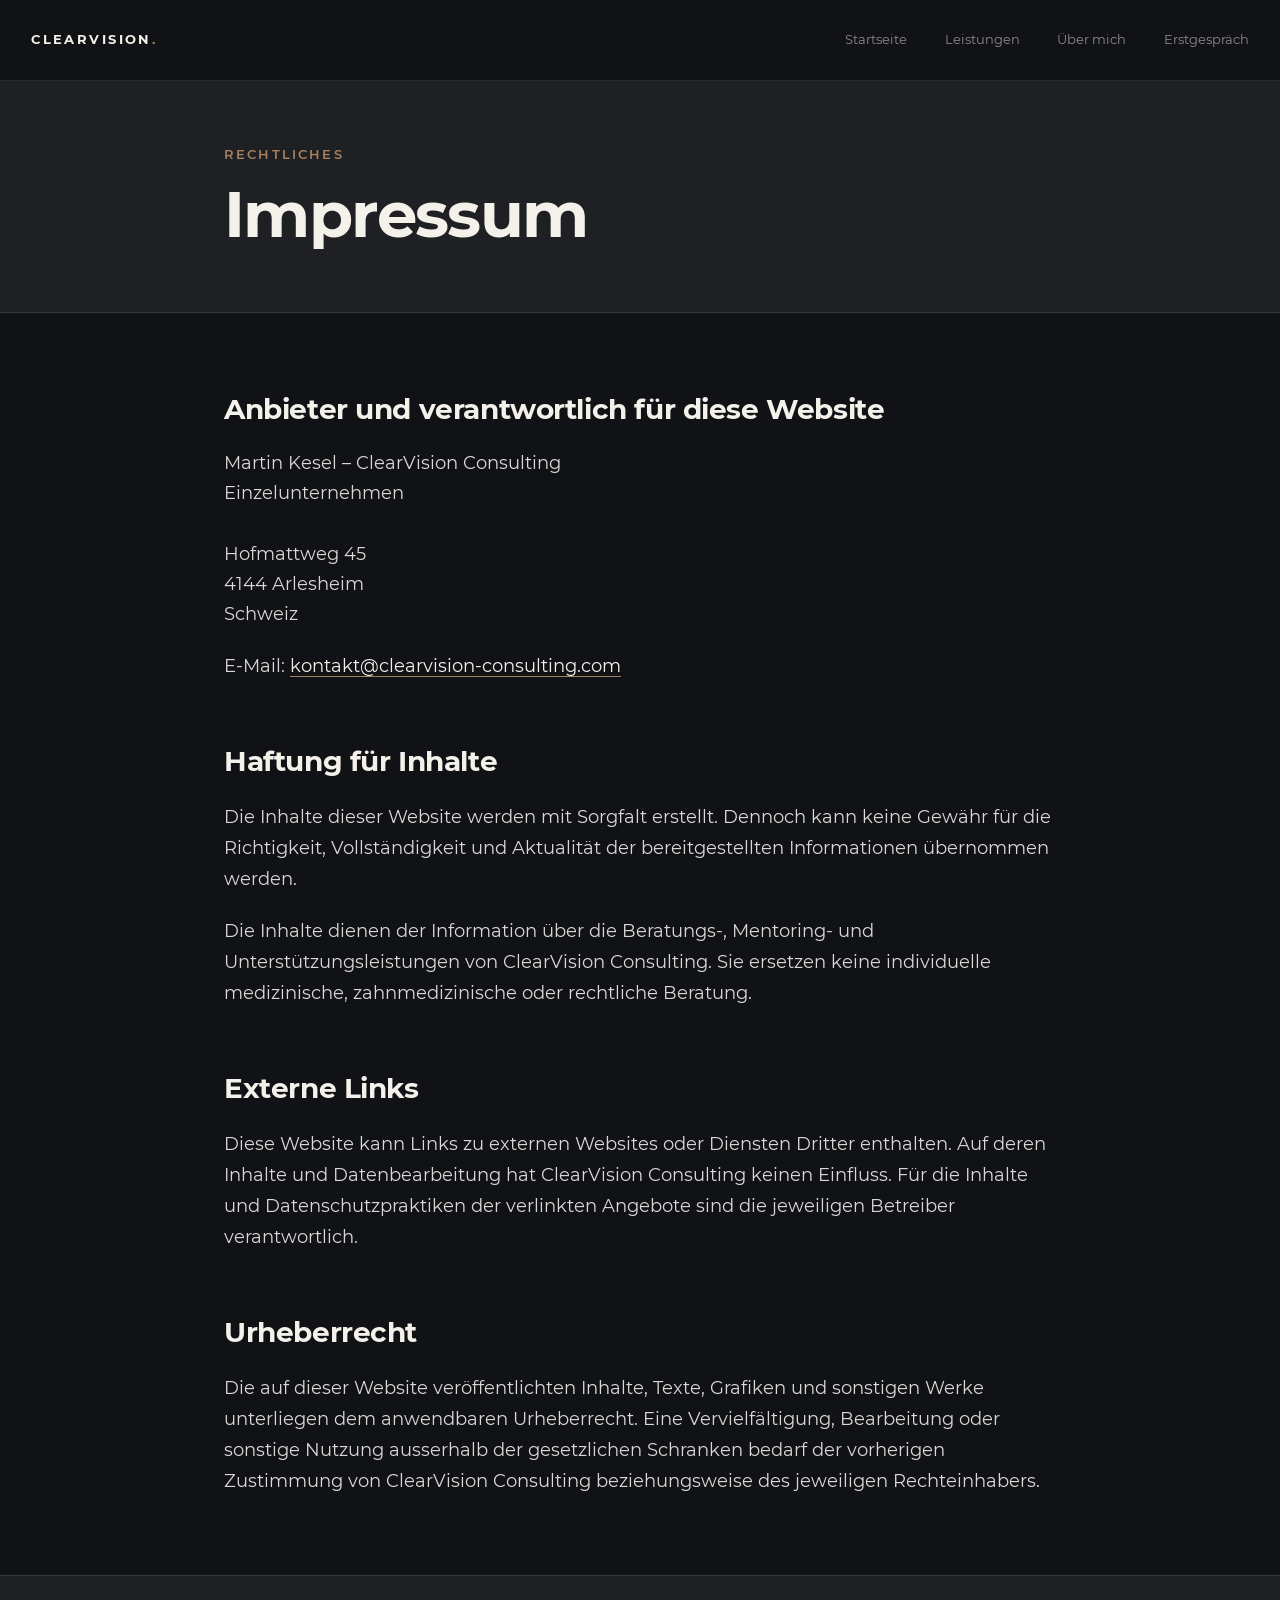
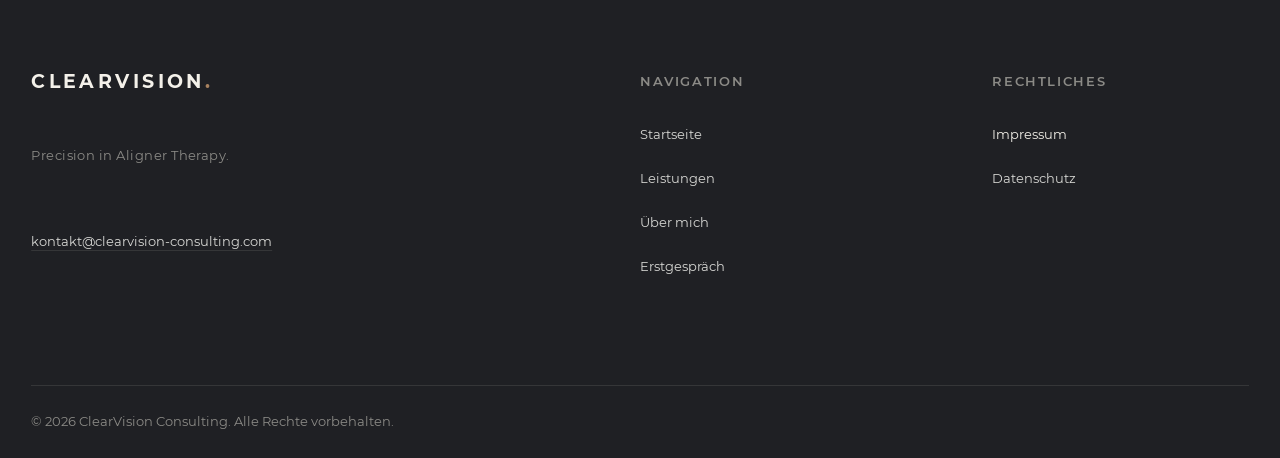
<file: impressum.html>
<!doctype html>
<html lang="de">
<head>
  <meta charset="utf-8">
  <meta
    name="viewport"
    content="width=device-width, initial-scale=1"
  >

  <meta
    name="description"
    content="Impressum und Anbieterinformationen von ClearVision Consulting, Martin Kesel, in Arlesheim, Schweiz."
  >

  <title>Impressum | ClearVision Consulting</title>

  <link rel="stylesheet" href="./css/main.css">
  <link rel="stylesheet" href="./css/legal.css">
</head>

<body class="page page--legal">
  <a class="skip-link" href="#main-content">
    Zum Hauptinhalt
  </a>

  <header class="site-header">
    <div class="container">
      <div class="site-header__inner">
        <a
          class="site-brand"
          href="./index.html"
          aria-label="ClearVision Consulting Startseite"
        >
          <span class="site-brand__name">
            CLEARVISION
          </span>

          <span
            class="site-brand__dot"
            aria-hidden="true"
          >
            .
          </span>
        </a>

        <nav
          class="site-nav"
          aria-label="Hauptnavigation"
        >
          <ul class="site-nav__list">
            <li class="site-nav__item">
              <a
                class="site-nav__link"
                href="./index.html"
              >
                Startseite
              </a>
            </li>

            <li class="site-nav__item">
              <a
                class="site-nav__link"
                href="./services.html"
              >
                Leistungen
              </a>
            </li>

            <li class="site-nav__item">
              <a
                class="site-nav__link"
                href="./about.html"
              >
                Über mich
              </a>
            </li>

            <li class="site-nav__item">
              <a
                class="site-nav__link"
                href="./contact.html"
              >
                Erstgespräch
              </a>
            </li>
          </ul>
        </nav>
      </div>
    </div>
  </header>

  <main id="main-content">
    <section
      class="legal-intro"
      aria-labelledby="legal-title"
    >
      <div class="container">
        <div class="legal-intro__layout">
          <p class="legal-intro__eyebrow">
            Rechtliches
          </p>

          <h1
            class="legal-intro__title"
            id="legal-title"
          >
            Impressum
          </h1>
        </div>
      </div>
    </section>

    <div class="legal-content">
      <div class="container">
        <div class="legal-content__inner">
          <section
            class="legal-content__section"
            aria-labelledby="provider-title"
          >
            <h2
              class="legal-content__heading"
              id="provider-title"
            >
              Anbieter und verantwortlich für diese Website
            </h2>

            <div class="legal-content__copy">
              <address>
                Martin Kesel – ClearVision Consulting<br>
                Einzelunternehmen
                <br><br>
                Hofmattweg 45<br>
                4144 Arlesheim<br>
                Schweiz
              </address>

              <p>
                E-Mail:
                <a
                  class="legal-content__link"
                  href="mailto:kontakt@clearvision-consulting.com"
                >
                  kontakt@clearvision-consulting.com
                </a>
              </p>
            </div>
          </section>

          <section
            class="legal-content__section"
            aria-labelledby="content-liability-title"
          >
            <h2
              class="legal-content__heading"
              id="content-liability-title"
            >
              Haftung für Inhalte
            </h2>

            <div class="legal-content__copy">
              <p>
                Die Inhalte dieser Website werden mit Sorgfalt erstellt.
                Dennoch kann keine Gewähr für die Richtigkeit, Vollständigkeit
                und Aktualität der bereitgestellten Informationen übernommen
                werden.
              </p>

              <p>
                Die Inhalte dienen der Information über die Beratungs-,
                Mentoring- und Unterstützungsleistungen von ClearVision
                Consulting. Sie ersetzen keine individuelle medizinische,
                zahnmedizinische oder rechtliche Beratung.
              </p>
            </div>
          </section>

          <section
            class="legal-content__section"
            aria-labelledby="external-links-title"
          >
            <h2
              class="legal-content__heading"
              id="external-links-title"
            >
              Externe Links
            </h2>

            <div class="legal-content__copy">
              <p>
                Diese Website kann Links zu externen Websites oder Diensten
                Dritter enthalten. Auf deren Inhalte und Datenbearbeitung hat
                ClearVision Consulting keinen Einfluss. Für die Inhalte und
                Datenschutzpraktiken der verlinkten Angebote sind die
                jeweiligen Betreiber verantwortlich.
              </p>
            </div>
          </section>

          <section
            class="legal-content__section"
            aria-labelledby="copyright-title"
          >
            <h2
              class="legal-content__heading"
              id="copyright-title"
            >
              Urheberrecht
            </h2>

            <div class="legal-content__copy">
              <p>
                Die auf dieser Website veröffentlichten Inhalte, Texte,
                Grafiken und sonstigen Werke unterliegen dem anwendbaren
                Urheberrecht. Eine Vervielfältigung, Bearbeitung oder sonstige
                Nutzung ausserhalb der gesetzlichen Schranken bedarf der
                vorherigen Zustimmung von ClearVision Consulting
                beziehungsweise des jeweiligen Rechteinhabers.
              </p>
            </div>
          </section>
        </div>
      </div>
    </div>
  </main>

  <footer class="site-footer">
    <div class="container">
      <div class="site-footer__top">
        <div class="site-footer__brand">
          <p class="site-footer__wordmark">
            CLEARVISION<span aria-hidden="true">.</span>
          </p>

          <p class="site-footer__tagline">
            Precision in Aligner Therapy.
          </p>

          <a
            class="site-footer__email"
            href="mailto:kontakt@clearvision-consulting.com"
          >
            kontakt@clearvision-consulting.com
          </a>
        </div>

        <nav
          class="site-footer__group"
          aria-label="Footer-Navigation"
        >
          <h2 class="site-footer__heading">
            Navigation
          </h2>

          <ul class="site-footer__list">
            <li>
              <a class="site-footer__link" href="./index.html">
                Startseite
              </a>
            </li>

            <li>
              <a class="site-footer__link" href="./services.html">
                Leistungen
              </a>
            </li>

            <li>
              <a class="site-footer__link" href="./about.html">
                Über mich
              </a>
            </li>

            <li>
              <a class="site-footer__link" href="./contact.html">
                Erstgespräch
              </a>
            </li>
          </ul>
        </nav>

        <nav
          class="site-footer__group"
          aria-label="Rechtliches"
        >
          <h2 class="site-footer__heading">
            Rechtliches
          </h2>

          <ul class="site-footer__list">
            <li>
              <a
                class="site-footer__link"
                href="./impressum.html"
                aria-current="page"
              >
                Impressum
              </a>
            </li>

            <li>
              <a
                class="site-footer__link"
                href="./datenschutz.html"
              >
                Datenschutz
              </a>
            </li>
          </ul>
        </nav>
      </div>

      <div class="site-footer__bottom">
        <p>
          © 2026 ClearVision Consulting. Alle Rechte vorbehalten.
        </p>
      </div>
    </div>
  </footer>
</body>
</html>
</file>
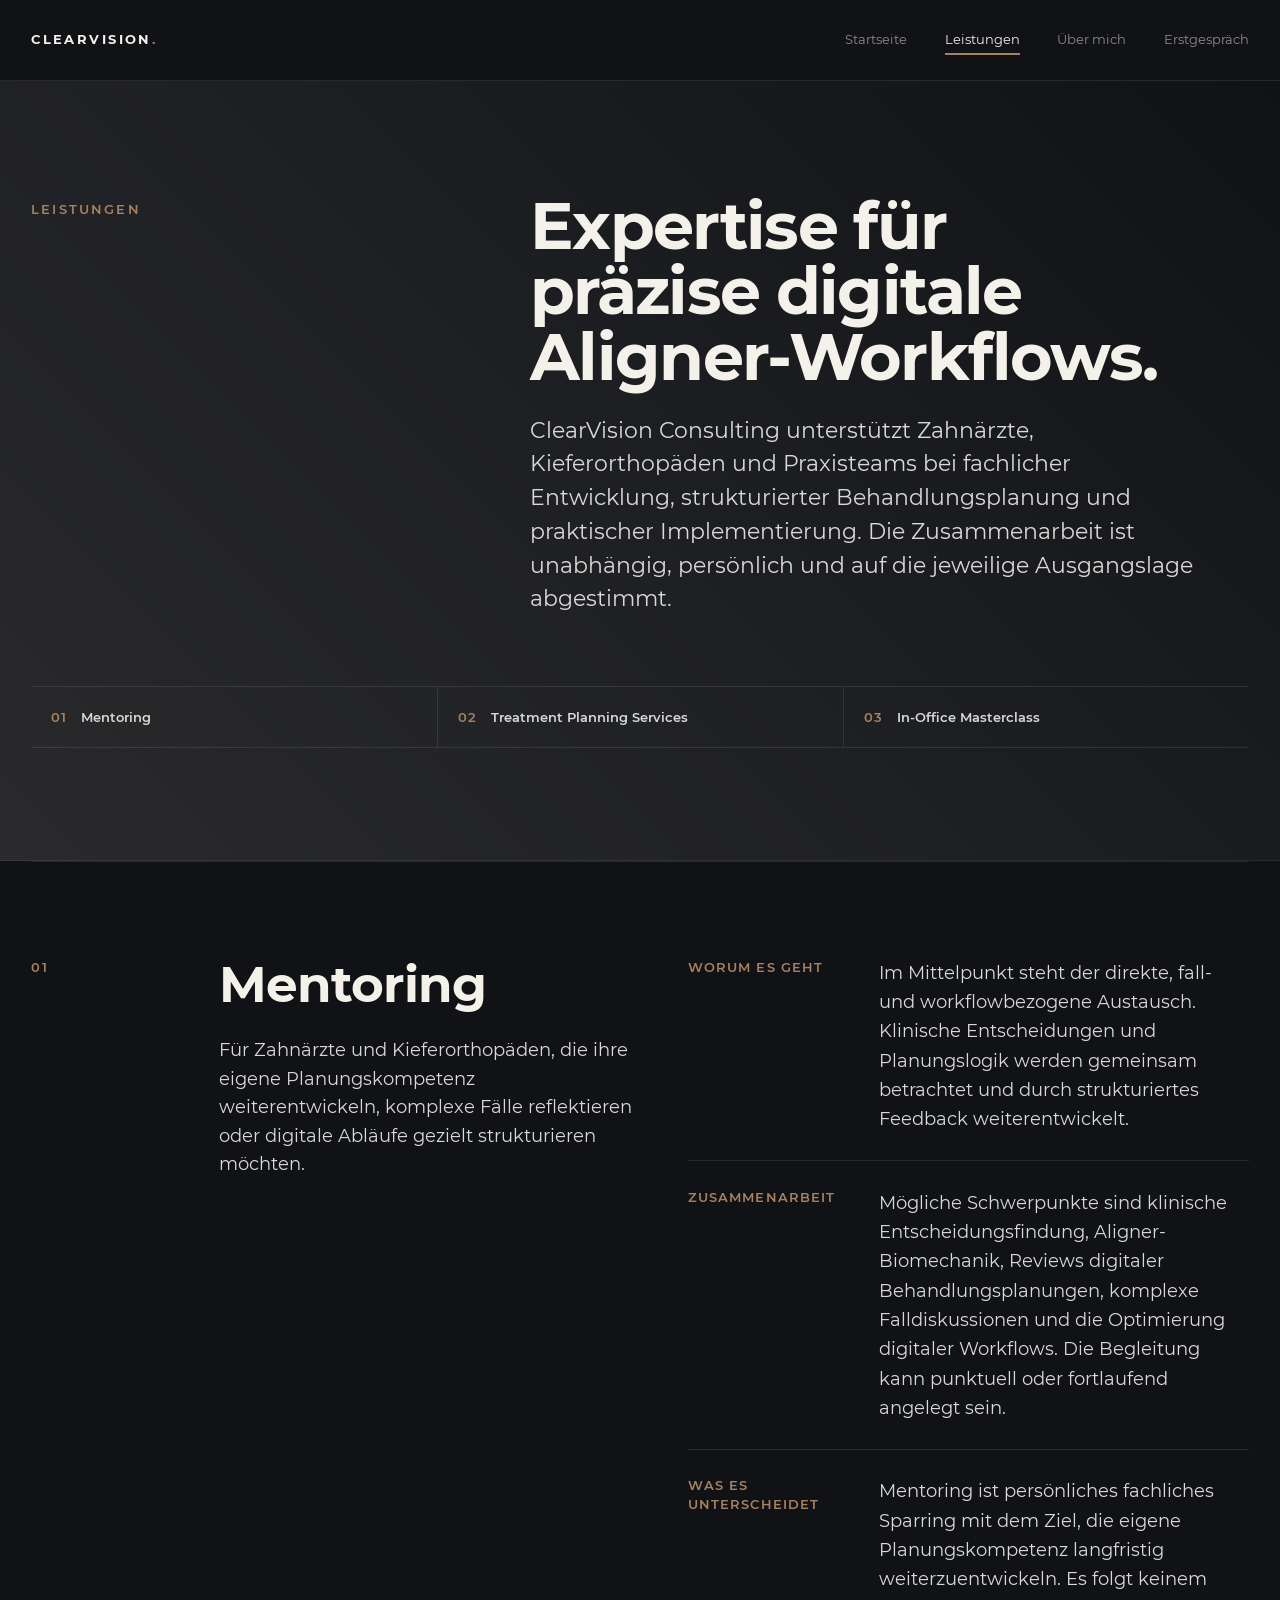
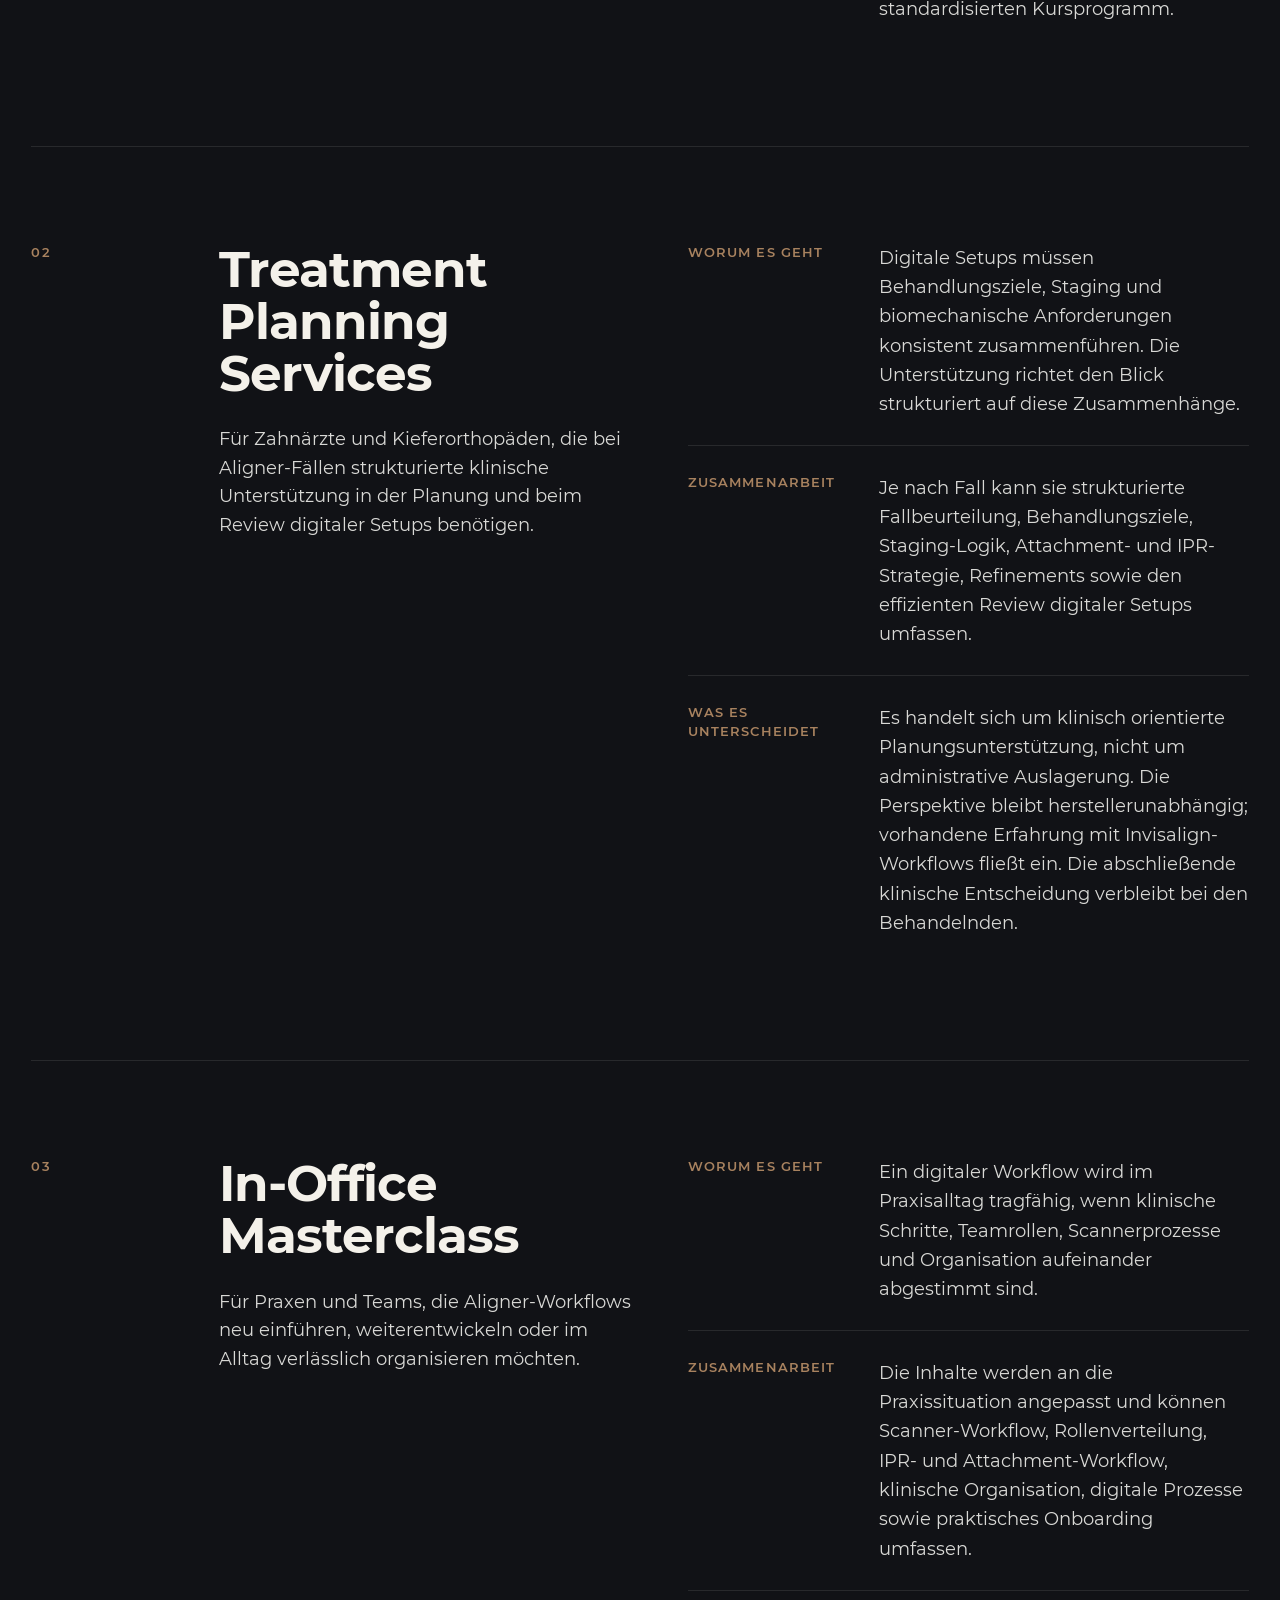
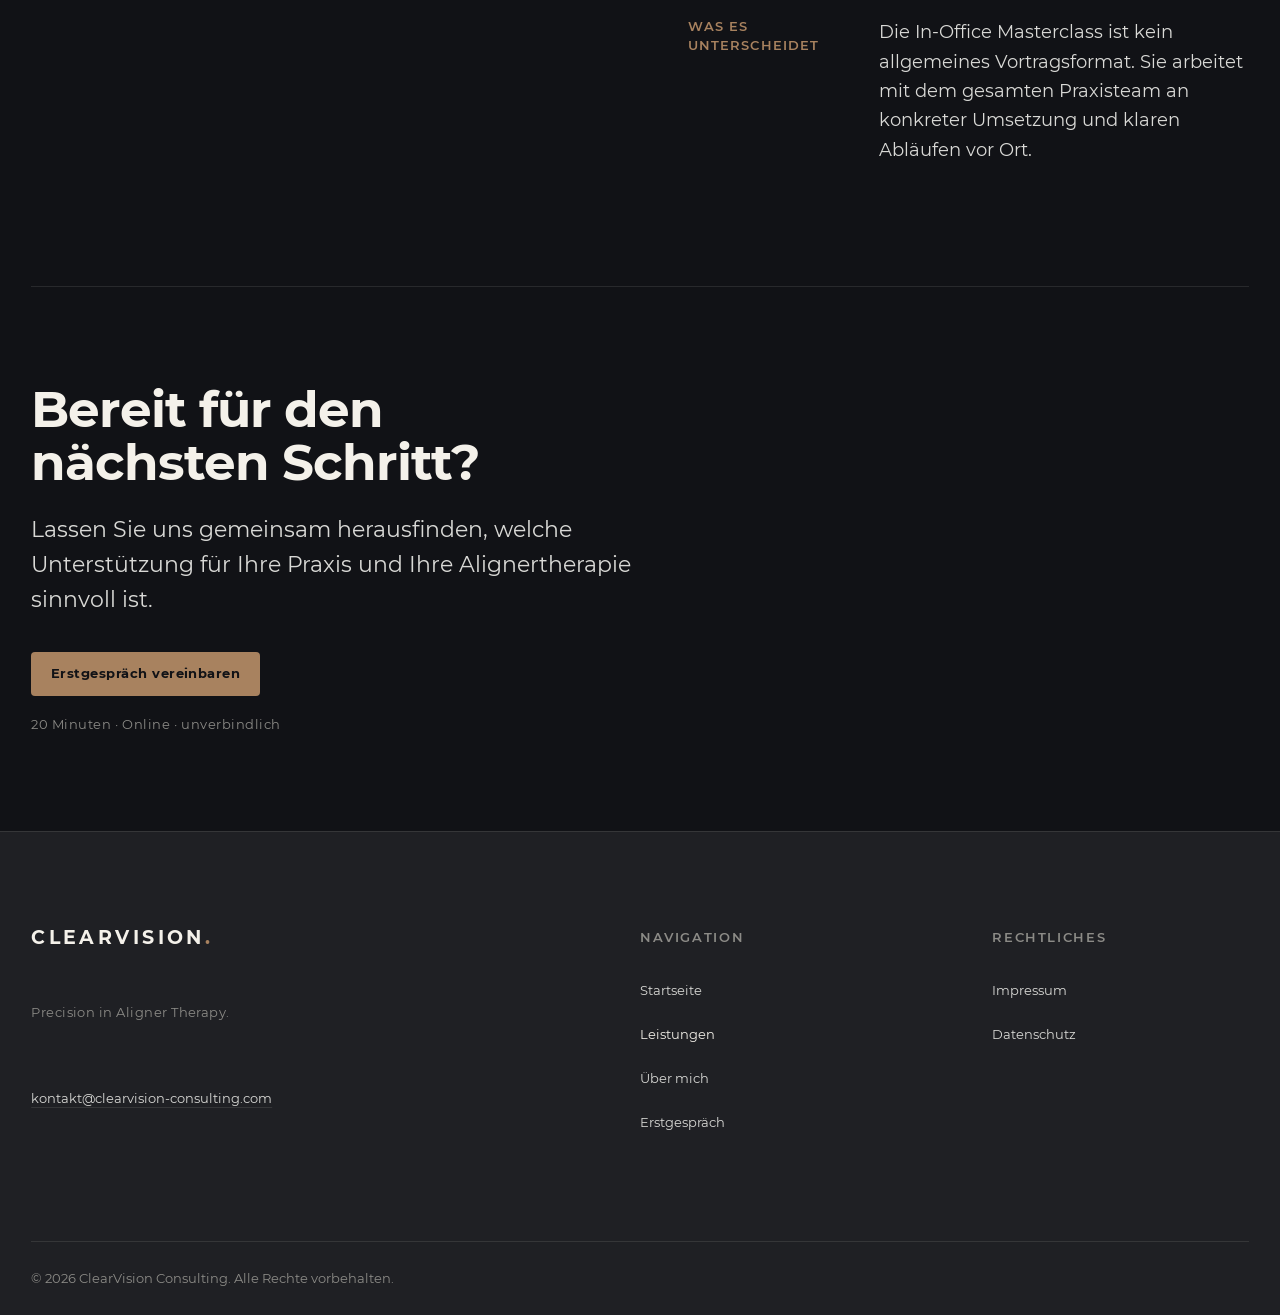
<file: services.html>
<!doctype html>
<html lang="de">
<head>
  <meta charset="utf-8">
  <meta
    name="viewport"
    content="width=device-width, initial-scale=1"
  >

  <meta
    name="description"
    content="Unabhängige Unterstützung für digitale Aligner-Workflows: Mentoring, Treatment Planning Services und praxisnahe In-Office Masterclasses."
  >

  <title>Leistungen | ClearVision Consulting</title>

  <link rel="stylesheet" href="./css/main.css">
  <link rel="stylesheet" href="./css/services.css">
</head>

<body class="page page--services">
  <a class="skip-link" href="#main-content">
    Zum Hauptinhalt
  </a>

  <header class="site-header">
    <div class="container">
      <div class="site-header__inner">
        <a
          class="site-brand"
          href="./index.html"
          aria-label="ClearVision Consulting Startseite"
        >
          <span class="site-brand__name">
            CLEARVISION
          </span>

          <span
            class="site-brand__dot"
            aria-hidden="true"
          >
            .
          </span>
        </a>

        <nav
          class="site-nav"
          aria-label="Hauptnavigation"
        >
          <ul class="site-nav__list">
            <li class="site-nav__item">
              <a
                class="site-nav__link"
                href="./index.html"
              >
                Startseite
              </a>
            </li>

            <li class="site-nav__item">
              <a
                class="site-nav__link"
                href="./services.html"
                aria-current="page"
              >
                Leistungen
              </a>
            </li>

            <li class="site-nav__item">
              <a
                class="site-nav__link"
                href="./about.html"
              >
                Über mich
              </a>
            </li>

            <li class="site-nav__item">
              <a
                class="site-nav__link"
                href="./contact.html"
              >
                Erstgespräch
              </a>
            </li>
          </ul>
        </nav>
      </div>
    </div>
  </header>

  <main id="main-content">
    <section
      class="services-intro"
      aria-labelledby="services-title"
    >
      <div class="container">
        <div class="services-intro__layout">
          <p class="services-intro__eyebrow">
            Leistungen
          </p>

          <div class="services-intro__content">
            <h1
              class="services-intro__title"
              id="services-title"
            >
              Expertise für präzise digitale Aligner-Workflows.
            </h1>

            <p class="services-intro__text">
              ClearVision Consulting unterstützt Zahnärzte,
              Kieferorthopäden und Praxisteams bei fachlicher Entwicklung,
              strukturierter Behandlungsplanung und praktischer
              Implementierung. Die Zusammenarbeit ist unabhängig,
              persönlich und auf die jeweilige Ausgangslage abgestimmt.
            </p>
          </div>
        </div>

        <nav
          class="services-index"
          aria-label="Leistungen auf dieser Seite"
        >
          <ol class="services-index__list">
            <li class="services-index__item">
              <a
                class="services-index__link"
                href="#mentoring"
              >
                <span class="services-index__number">01</span>
                <span>Mentoring</span>
              </a>
            </li>

            <li class="services-index__item">
              <a
                class="services-index__link"
                href="#treatment-planning"
              >
                <span class="services-index__number">02</span>
                <span>Treatment Planning Services</span>
              </a>
            </li>

            <li class="services-index__item">
              <a
                class="services-index__link"
                href="#in-office-masterclass"
              >
                <span class="services-index__number">03</span>
                <span>In-Office Masterclass</span>
              </a>
            </li>
          </ol>
        </nav>
      </div>
    </section>

    <section
      class="services-list"
      aria-label="Leistungsübersicht"
    >
      <div class="container">
        <article
          class="service-entry"
          id="mentoring"
          aria-labelledby="mentoring-title"
        >
          <p
            class="service-entry__number"
            aria-hidden="true"
          >
            01
          </p>

          <header class="service-entry__header">
            <h2
              class="service-entry__title"
              id="mentoring-title"
            >
              Mentoring
            </h2>

            <p class="service-entry__intro">
              Für Zahnärzte und Kieferorthopäden, die ihre eigene
              Planungskompetenz weiterentwickeln, komplexe Fälle
              reflektieren oder digitale Abläufe gezielt strukturieren
              möchten.
            </p>
          </header>

          <dl class="service-entry__details">
            <div class="service-entry__detail">
              <dt class="service-entry__term">
                Worum es geht
              </dt>
              <dd class="service-entry__description">
                Im Mittelpunkt steht der direkte, fall- und
                workflowbezogene Austausch. Klinische Entscheidungen und
                Planungslogik werden gemeinsam betrachtet und durch
                strukturiertes Feedback weiterentwickelt.
              </dd>
            </div>

            <div class="service-entry__detail">
              <dt class="service-entry__term">
                Zusammenarbeit
              </dt>
              <dd class="service-entry__description">
                Mögliche Schwerpunkte sind klinische Entscheidungsfindung,
                Aligner-Biomechanik, Reviews digitaler Behandlungsplanungen,
                komplexe Falldiskussionen und die Optimierung digitaler
                Workflows. Die Begleitung kann punktuell oder fortlaufend
                angelegt sein.
              </dd>
            </div>

            <div class="service-entry__detail">
              <dt class="service-entry__term">
                Was es unterscheidet
              </dt>
              <dd class="service-entry__description">
                Mentoring ist persönliches fachliches Sparring mit dem Ziel,
                die eigene Planungskompetenz langfristig weiterzuentwickeln.
                Es folgt keinem standardisierten Kursprogramm.
              </dd>
            </div>
          </dl>
        </article>

        <article
          class="service-entry"
          id="treatment-planning"
          aria-labelledby="treatment-planning-title"
        >
          <p
            class="service-entry__number"
            aria-hidden="true"
          >
            02
          </p>

          <header class="service-entry__header">
            <h2
              class="service-entry__title"
              id="treatment-planning-title"
            >
              Treatment Planning Services
            </h2>

            <p class="service-entry__intro">
              Für Zahnärzte und Kieferorthopäden, die bei Aligner-Fällen
              strukturierte klinische Unterstützung in der Planung und beim
              Review digitaler Setups benötigen.
            </p>
          </header>

          <dl class="service-entry__details">
            <div class="service-entry__detail">
              <dt class="service-entry__term">
                Worum es geht
              </dt>
              <dd class="service-entry__description">
                Digitale Setups müssen Behandlungsziele, Staging und
                biomechanische Anforderungen konsistent zusammenführen. Die
                Unterstützung richtet den Blick strukturiert auf diese
                Zusammenhänge.
              </dd>
            </div>

            <div class="service-entry__detail">
              <dt class="service-entry__term">
                Zusammenarbeit
              </dt>
              <dd class="service-entry__description">
                Je nach Fall kann sie strukturierte Fallbeurteilung,
                Behandlungsziele, Staging-Logik, Attachment- und
                IPR-Strategie, Refinements sowie den effizienten Review
                digitaler Setups umfassen.
              </dd>
            </div>

            <div class="service-entry__detail">
              <dt class="service-entry__term">
                Was es unterscheidet
              </dt>
              <dd class="service-entry__description">
                Es handelt sich um klinisch orientierte
                Planungsunterstützung, nicht um administrative Auslagerung.
                Die Perspektive bleibt herstellerunabhängig; vorhandene
                Erfahrung mit Invisalign-Workflows fließt ein. Die
                abschließende klinische Entscheidung verbleibt bei den
                Behandelnden.
              </dd>
            </div>
          </dl>
        </article>

        <article
          class="service-entry"
          id="in-office-masterclass"
          aria-labelledby="in-office-masterclass-title"
        >
          <p
            class="service-entry__number"
            aria-hidden="true"
          >
            03
          </p>

          <header class="service-entry__header">
            <h2
              class="service-entry__title"
              id="in-office-masterclass-title"
            >
              In-Office Masterclass
            </h2>

            <p class="service-entry__intro">
              Für Praxen und Teams, die Aligner-Workflows neu einführen,
              weiterentwickeln oder im Alltag verlässlich organisieren
              möchten.
            </p>
          </header>

          <dl class="service-entry__details">
            <div class="service-entry__detail">
              <dt class="service-entry__term">
                Worum es geht
              </dt>
              <dd class="service-entry__description">
                Ein digitaler Workflow wird im Praxisalltag tragfähig, wenn
                klinische Schritte, Teamrollen, Scannerprozesse und
                Organisation aufeinander abgestimmt sind.
              </dd>
            </div>

            <div class="service-entry__detail">
              <dt class="service-entry__term">
                Zusammenarbeit
              </dt>
              <dd class="service-entry__description">
                Die Inhalte werden an die Praxissituation angepasst und
                können Scanner-Workflow, Rollenverteilung, IPR- und
                Attachment-Workflow, klinische Organisation, digitale
                Prozesse sowie praktisches Onboarding umfassen.
              </dd>
            </div>

            <div class="service-entry__detail">
              <dt class="service-entry__term">
                Was es unterscheidet
              </dt>
              <dd class="service-entry__description">
                Die In-Office Masterclass ist kein allgemeines
                Vortragsformat. Sie arbeitet mit dem gesamten Praxisteam an
                konkreter Umsetzung und klaren Abläufen vor Ort.
              </dd>
            </div>
          </dl>
        </article>
      </div>
    </section>

    <section
      class="services-cta"
      aria-labelledby="services-cta-title"
    >
      <div class="container">
        <div class="services-cta__content">
          <h2
            class="services-cta__title"
            id="services-cta-title"
          >
            Bereit für den nächsten Schritt?
          </h2>

          <p class="services-cta__text">
            Lassen Sie uns gemeinsam herausfinden, welche Unterstützung für
            Ihre Praxis und Ihre Alignertherapie sinnvoll ist.
          </p>

          <div class="services-cta__action">
            <a
              class="button button--primary"
              href="./contact.html"
            >
              Erstgespräch vereinbaren
            </a>

            <p class="services-cta__meta">
              20 Minuten · Online · unverbindlich
            </p>
          </div>
        </div>
      </div>
    </section>
  </main>

  <footer class="site-footer">
    <div class="container">
      <div class="site-footer__top">
        <div class="site-footer__brand">
          <p class="site-footer__wordmark">
            CLEARVISION<span aria-hidden="true">.</span>
          </p>

          <p class="site-footer__tagline">
            Precision in Aligner Therapy.
          </p>

          <a
            class="site-footer__email"
            href="mailto:kontakt@clearvision-consulting.com"
          >
            kontakt@clearvision-consulting.com
          </a>
        </div>

        <nav
          class="site-footer__group"
          aria-label="Footer-Navigation"
        >
          <h2 class="site-footer__heading">
            Navigation
          </h2>

          <ul class="site-footer__list">
            <li>
              <a
                class="site-footer__link"
                href="./index.html"
              >
                Startseite
              </a>
            </li>

            <li>
              <a
                class="site-footer__link"
                href="./services.html"
                aria-current="page"
              >
                Leistungen
              </a>
            </li>

            <li>
              <a
                class="site-footer__link"
                href="./about.html"
              >
                Über mich
              </a>
            </li>

            <li>
              <a
                class="site-footer__link"
                href="./contact.html"
              >
                Erstgespräch
              </a>
            </li>
          </ul>
        </nav>

        <nav
          class="site-footer__group"
          aria-label="Rechtliches"
        >
          <h2 class="site-footer__heading">
            Rechtliches
          </h2>

          <ul class="site-footer__list">
            <li>
              <a
                class="site-footer__link"
                href="./impressum.html"
              >
                Impressum
              </a>
            </li>

            <li>
              <a
                class="site-footer__link"
                href="./datenschutz.html"
              >
                Datenschutz
              </a>
            </li>
          </ul>
        </nav>
      </div>

      <div class="site-footer__bottom">
        <p>
          © 2026 ClearVision Consulting. Alle Rechte vorbehalten.
        </p>
      </div>
    </div>
  </footer>
</body>
</html>
</file>
<file: css/main.css>
@import url("./variables.css");
@import url("./base.css");
@import url("./components.css");
</file>
<file: css/home.css>
/*
 * Homepage-specific styles
 */

/* ==========================================================
   Hero
   ========================================================== */

.page--home {
  overflow-x: hidden;
}

.home-hero {
  min-height: clamp(
    42rem,
    78svh,
    50rem
  );

  overflow: hidden;
}

.home-hero__layout {
  position: relative;

  display: grid;
  grid-template-columns:
    minmax(0, 3fr)
    minmax(0, 5fr);

  grid-template-areas:
    "visual content";

  min-height: inherit;

  background: var(--color-surface);
}

/* ==========================================================
   Hero visual
   ========================================================== */

.home-hero__visual {
  grid-area: visual;

  display: flex;
  align-items: center;
  justify-content: center;

  width: 100%;
  min-width: 0;
  padding: clamp(
    2rem,
    calc(1rem + 3vw),
    4rem
  );
  overflow: hidden;

  background: #34363a;
  pointer-events: none;
}

.home-hero__griffin {
  display: block;
  flex-shrink: 0;

  width: auto;
  height: clamp(
    28rem,
    60svh,
    40rem
  );
  max-width: none;
  object-fit: contain;
  filter: drop-shadow(
    0 1.25rem 2.5rem rgb(0 0 0 / 0.45)
  );
}

/* ==========================================================
   Hero content
   ========================================================== */

.home-hero__content {
  grid-area: content;

  display: grid;
  align-content: start;
  justify-items: start;

  gap: clamp(
    1rem,
    calc(0.75rem + 0.75vw),
    1.75rem
  );

  min-width: 0;
  min-height: 100vh;

  padding-block: clamp(
    5rem,
    calc(3rem + 4vw),
    8rem
  );

  padding-inline: clamp(
    3rem,
    calc(1.5rem + 4vw),
    7rem
  );

  background: var(--color-surface-right);
}

.home-hero__eyebrow {
  color: var(--color-gold);

  font-size: var(--text-small);
  font-weight: 600;
  letter-spacing: 0.16em;
  line-height: 1.4;
  text-transform: uppercase;
  padding-bottom: 0.5rem;
}

.home-hero__title {
  max-width: 17ch;

  color: var(--color-text);

  font-size: clamp(
    3rem,
    calc(2rem + 2.6vw),
    4.5rem
  );

  font-weight: 700;
  line-height: 1.0;
  letter-spacing: -0.025em;

  text-wrap: balance;
}

.home-hero__text {
  max-width: 38rem;

  color: var(--color-text-secondary);

  font-size: var(--text-lead);
  line-height: 1.55;
}

.home-hero__actions {
  display: flex;
  flex-wrap: wrap;
  align-items: center;

  gap: 1em 1.75em;
  padding-top: 2rem;
}

.home-hero__actions .button,
.home-hero__actions .text-link {
  min-height: 2.75rem;
}

/* ==========================================================
   Responsive hero
   ========================================================== */

@media (max-width: 56em) {
  .home-hero {
    min-height: auto;
  }

  .home-hero__layout {
    grid-template-columns: minmax(0, 1fr);

    grid-template-areas:
      "content"
      "visual";
  }

  .home-hero__content {
    padding-block: clamp(
      4rem,
      calc(2rem + 6vw),
      6rem
    );

    padding-inline: var(--page-padding);
  }

  .home-hero__visual {
    min-height: clamp(
      16rem,
      calc(10rem + 25vw),
      24rem
    );
  }

  .home-hero__griffin {
    height: clamp(
      20rem,
      42svh,
      30rem
    );
    max-width: 78%;
  }
}

@media (max-width: 42em) {
  .home-hero__title {
    max-width: 12ch;
  }

  .home-hero__actions {
    flex-direction: row;
    align-items: center;
  }
}
</file>
<file: css/about.css>
/*
 * About page-specific styles
 */

/* ==========================================================
   Introduction
   ========================================================== */

.about-intro {
  border-bottom: 0.0625rem solid var(--color-border);
  background: var(--color-surface-right);
}

.about-intro__layout {
  display: grid;
  grid-template-columns:
    minmax(0, 3fr)
    minmax(0, 5fr);
  grid-template-areas: "portrait content";

  gap: clamp(
    2rem,
    calc(1rem + 4vw),
    6rem
  );
  align-items: end;
}

.about-intro__content {
  grid-area: content;

  display: grid;
  align-content: center;
  justify-items: start;

  gap: clamp(
    2rem,
    calc(0.75rem + 1vw),
    2rem
  );
  min-width: 0;
  padding-block: clamp(
    5rem,
    calc(3rem + 5vw),
    9rem
  );
}

.about-intro__eyebrow {
  color: var(--color-gold);

  font-size: var(--text-small);
  font-weight: 600;
  letter-spacing: 0.16em;
  line-height: 1.4;
  text-transform: uppercase;
}

.about-intro__title {
  max-width: 15ch;

  color: var(--color-text);

  font-size: clamp(
    3rem,
    calc(2rem + 2.6vw),
    4.5rem
  );
  font-weight: 700;
  letter-spacing: -0.025em;
  line-height: 1;

  text-wrap: balance;
}

.about-intro__text {
  max-width: 40rem;

  color: var(--color-text-secondary);

  font-size: var(--text-lead);
  line-height: 1.55;
}

.about-intro__portrait {
  grid-area: portrait;
  align-self: end;
  justify-self: center;

  width: 100%;
  margin: 0;
  padding-top: clamp(
    3rem,
    calc(2rem + 3vw),
    6rem
  );
}

.about-intro__image {
  width: 100%;
  height: auto;
}

/* ==========================================================
   Editorial sections
   ========================================================== */

.about-section {
  padding-block: var(--section-spacing);

  border-bottom: 0.0625rem solid var(--color-border);
  background-color: var(--color-background);
}

.about-section--closing {
  border-bottom: 0;
}

.about-section__layout {
  display: grid;
  grid-template-columns:
    minmax(0, 2fr)
    minmax(0, 4fr);

  gap: clamp(
    2rem,
    calc(1rem + 4vw),
    6rem
  );
  align-items: start;
}

.about-section__title {
  max-width: 15ch;

  color: var(--color-text);

  font-size: var(--text-heading);
  font-weight: 700;
  letter-spacing: -0.02em;
  line-height: 1.05;

  text-wrap: balance;
}

.about-section__copy {
  display: grid;
  gap: 1.4em;

  width: 100%;
  max-width: 46rem;
  min-width: 0;
}

.about-section__copy p {
  color: var(--color-text-secondary);
  line-height: 1.7;
}

.about-section__copy .about-section__closing-statement {
  max-width: 30ch;
  margin-top: clamp(
    1.5rem,
    calc(1rem + 1.5vw),
    3rem
  );
  padding-top: clamp(
    1.5rem,
    calc(1rem + 1.5vw),
    3rem
  );

  border-top: 0.0625rem solid var(--color-border);

  color: var(--color-text);

  font-size: clamp(
    1.5rem,
    calc(1.2rem + 1vw),
    2.25rem
  );
  font-weight: 600;
  letter-spacing: -0.015em;
  line-height: 1.35;
}

/* ==========================================================
   Working principles
   ========================================================== */

.about-principles {
  width: 100%;
  max-width: 46rem;
  margin: 0;

  border-top: 0.0625rem solid var(--color-border);
}

.about-principles__item {
  display: grid;
  grid-template-columns:
    minmax(0, 2fr)
    minmax(0, 4fr);

  gap: 1.5em;
  padding-block: 1.5em;

  border-bottom: 0.0625rem solid var(--color-border);
}

.about-principles__term {
  color: var(--color-gold);

  font-size: var(--text-small);
  font-weight: 600;
  letter-spacing: 0.08em;
  line-height: 1.4;
  text-transform: uppercase;
}

.about-principles__description {
  margin: 0;

  color: var(--color-text-secondary);
  line-height: 1.65;
}

/* ==========================================================
   Responsive About page
   ========================================================== */

@media (max-width: 56em) {
  .about-intro__layout {
    grid-template-columns: minmax(0, 1fr);
    grid-template-areas:
      "content"
      "portrait";

    gap: 0;
  }

  .about-intro__content {
    padding-block: clamp(
      4rem,
      calc(2rem + 6vw),
      6rem
    );
  }

  .about-intro__portrait {
    width: min(100%, 34rem);
    padding-top: 0;
  }

  .about-section__layout {
    grid-template-columns: minmax(0, 1fr);
    gap: clamp(
      2rem,
      calc(1.5rem + 2vw),
      3rem
    );
  }

  .about-section__title {
    max-width: 20ch;
  }
}

@media (max-width: 42em) {
  .about-intro__title {
    max-width: 12ch;
  }

  .about-intro__portrait {
    width: min(100%, 30rem);
  }

  .about-principles__item {
    grid-template-columns: minmax(0, 1fr);
    gap: 0.6em;
  }
}
</file>
<file: css/contact.css>
/*
 * Contact page-specific styles
 */

/* ==========================================================
   Introduction
   ========================================================== */

.contact-intro {
  padding-block: clamp(
    5rem,
    calc(3rem + 5vw),
    9rem
  );

  border-bottom: 0.0625rem solid var(--color-border);
  background: var(--color-surface-right);
}

.contact-intro__layout {
  display: grid;
  grid-template-columns:
    minmax(0, 3fr)
    minmax(0, 5fr);

  gap: clamp(
    2rem,
    calc(1rem + 4vw),
    6rem
  );
  align-items: start;
}

.contact-intro__eyebrow {
  padding-top: 0.5em;

  color: var(--color-gold);

  font-size: var(--text-small);
  font-weight: 600;
  letter-spacing: 0.16em;
  line-height: 1.4;
  text-transform: uppercase;
}

.contact-intro__content {
  display: grid;

  min-width: 0;
}

.contact-intro__title {
  max-width: 16ch;

  color: var(--color-text);

  font-size: clamp(
    3rem,
    calc(2rem + 2.6vw),
    4.5rem
  );
  font-weight: 700;
  letter-spacing: -0.025em;
  line-height: 1;

  text-wrap: balance;
}

.contact-intro__copy {
  display: grid;
  gap: 1.25em;

  max-width: 46rem;
  margin-top: clamp(
    2rem,
    calc(1.25rem + 1.5vw),
    3rem
  );
}

.contact-intro__copy p {
  color: var(--color-text-secondary);
  line-height: 1.7;
}

.contact-intro__copy .contact-intro__closing {
  color: var(--color-text);
}

.contact-intro__meta {
  max-width: 46rem;
  margin-top: clamp(
    1.75rem,
    calc(1.25rem + 1vw),
    2.5rem
  );
  padding-top: 1.5em;

  border-top: 0.0625rem solid var(--color-border);

  color: var(--color-text-muted);

  font-size: var(--text-small);
  letter-spacing: 0.04em;
  line-height: 1.6;
}

/* ==========================================================
   Booking calendar
   ========================================================== */

.contact-booking {
  padding-block: var(--section-spacing);

  background-color: var(--color-background);
}

.contact-booking__title {
  color: var(--color-gold);

  font-size: var(--text-small);
  font-weight: 600;
  letter-spacing: 0.12em;
  line-height: 1.4;
  text-transform: uppercase;
}

#my-cal-inline-erstgesprach {
  width: 100%;
  min-width: 0;
  min-height: clamp(
    36rem,
    58svh,
    40rem
  );
  margin-top: clamp(
    2rem,
    calc(1.5rem + 2vw),
    4rem
  );
  overflow: visible;
}

/* ==========================================================
   Contact alternative
   ========================================================== */

.contact-alternative {
  padding-block: clamp(
    3rem,
    calc(2rem + 3vw),
    5rem
  );

  border-top: 0.0625rem solid var(--color-border);
  background-color: var(--color-surface);
}

.contact-alternative__layout {
  display: flex;
  align-items: baseline;
  justify-content: space-between;

  gap: 1.5em 3em;
}

.contact-alternative__title {
  color: var(--color-text);

  font-size: var(--text-lead);
  font-weight: 600;
  letter-spacing: -0.01em;
  line-height: 1.4;
}

.contact-alternative__link {
  color: var(--color-text-secondary);

  font-size: var(--text-small);
  line-height: 1.5;
  overflow-wrap: anywhere;
  text-decoration-color: var(--color-border);
  text-underline-offset: 0.3em;

  transition:
    color var(--transition-default),
    text-decoration-color var(--transition-default);
}

.contact-alternative__link:hover,
.contact-alternative__link:focus-visible {
  color: var(--color-gold-light);
  text-decoration-color: currentColor;
}

/* ==========================================================
   Responsive contact page
   ========================================================== */

@media (max-width: 56em) {
  .contact-intro {
    padding-block: clamp(
      4rem,
      calc(2rem + 6vw),
      6rem
    );
  }

  .contact-intro__layout {
    grid-template-columns: minmax(0, 1fr);
    gap: 1.5rem;
  }

  .contact-intro__eyebrow {
    padding-top: 0;
  }

  #my-cal-inline-erstgesprach {
    min-height: clamp(
      64rem,
      126svh,
      72rem
    );
  }
}

@media (max-width: 42em) {
  .contact-intro__title {
    max-width: 12ch;
  }

  .contact-alternative__layout {
    flex-direction: column;
    align-items: flex-start;
    gap: 1em;
  }

  #my-cal-inline-erstgesprach {
    min-height: clamp(
      50rem,
      100svh,
      54rem
    );
  }
}
</file>
<file: css/legal.css>
/*
 * Legal pages-specific styles
 */

/* ==========================================================
   Introduction
   ========================================================== */

.legal-intro {
  padding-block: clamp(
    3rem,
    calc(2rem + 2.5vw),
    5rem
  );

  border-bottom: 0.0625rem solid var(--color-border);
  background-color: var(--color-surface);
}

.legal-intro__layout {
  display: grid;
  gap: clamp(0.875rem, calc(0.75rem + 0.4vw), 1.25rem);

  width: 100%;
  max-width: 52rem;
  margin-inline: auto;
}

.legal-intro__eyebrow {
  color: var(--color-gold);

  font-size: var(--text-small);
  font-weight: 600;
  letter-spacing: 0.16em;
  line-height: 1.4;
  text-transform: uppercase;
}

.legal-intro__title {
  color: var(--color-text);

  font-size: clamp(
    2.5rem,
    5vw,
    4.5rem
  );
  font-weight: 700;
  letter-spacing: -0.025em;
  line-height: 1.05;

  overflow-wrap: normal;
  word-break: normal;
}

/* ==========================================================
   Legal content
   ========================================================== */

.legal-content {
  padding-block: clamp(
    3.5rem,
    calc(2.5rem + 3vw),
    6rem
  );

  background-color: var(--color-background);
}

.legal-content__inner {
  width: 100%;
  max-width: 52rem;
  margin-inline: auto;
}

.legal-content__section + .legal-content__section {
  margin-top: clamp(
    3.5rem,
    calc(2.75rem + 1.5vw),
    5rem
  );
}

.legal-content__heading {
  color: var(--color-text);

  font-size: clamp(
    1.4rem,
    calc(1.25rem + 0.6vw),
    1.8rem
  );
  font-weight: 700;
  letter-spacing: -0.015em;
  line-height: 1.25;
}

.legal-content__copy {
  display: grid;
  gap: 1.15em;

  margin-top: 1.25em;

  color: var(--color-text-secondary);
  line-height: 1.75;
}

.legal-content__copy address {
  font-style: normal;
  line-height: 1.7;
}

.legal-content__copy ul {
  display: grid;
  gap: 0.45em;

  padding-left: 1.35em;
}

.legal-content__link {
  color: var(--color-text);
  overflow-wrap: anywhere;
  text-decoration-color: var(--color-gold);
  text-underline-offset: 0.25em;

  transition:
    color var(--transition-default),
    text-decoration-color var(--transition-default);
}

.legal-content__link:hover,
.legal-content__link:focus-visible {
  color: var(--color-gold-light);
  text-decoration-color: currentColor;
}

.legal-content__status {
  margin-top: clamp(
    3.5rem,
    calc(2.75rem + 1.5vw),
    5rem
  );

  color: var(--color-text-muted);

  font-size: var(--text-small);
  letter-spacing: 0.04em;
}

/* ==========================================================
   Responsive legal pages
   ========================================================== */

@media (max-width: 56em) {
  .legal-content {
    padding-block: clamp(
      3.5rem,
      calc(2.5rem + 4vw),
      5rem
    );
  }
}

@media (max-width: 42em) {
  .legal-intro__title {
    font-size: clamp(
      1.875rem,
      8.2vw,
      2.5rem
    );
  }
}
</file>
<file: css/services.css>
/*
 * Services page-specific styles
 */

/* ==========================================================
   Services introduction
   ========================================================== */

.services-intro {
  padding-block: clamp(
    5rem,
    calc(3rem + 5vw),
    9rem
  );

  border-bottom: 0.0625rem solid var(--color-border);
  background: var(--color-surface-right);
}

.services-intro__layout {
  display: grid;
  grid-template-columns:
    minmax(0, 3fr)
    minmax(0, 5fr);

  gap: clamp(
    2rem,
    calc(1rem + 4vw),
    6rem
  );
  align-items: start;
}

.services-intro__eyebrow {
  padding-top: 0.5em;

  color: var(--color-gold);

  font-size: var(--text-small);
  font-weight: 600;
  letter-spacing: 0.16em;
  line-height: 1.4;
  text-transform: uppercase;
}

.services-intro__content {
  display: grid;
  gap: clamp(
    1.25rem,
    calc(0.75rem + 1vw),
    2rem
  );
}

.services-intro__title {
  max-width: 17ch;

  color: var(--color-text);

  font-size: clamp(
    3rem,
    calc(2rem + 2.6vw),
    4.5rem
  );
  font-weight: 700;
  letter-spacing: -0.025em;
  line-height: 1;

  text-wrap: balance;
}

.services-intro__text {
  max-width: 42rem;

  color: var(--color-text-secondary);

  font-size: var(--text-lead);
  line-height: 1.55;
}

/* ==========================================================
   Services index
   ========================================================== */

.services-index {
  margin-top: clamp(
    3rem,
    calc(2rem + 3vw),
    5rem
  );

  border-block: 0.0625rem solid var(--color-border);
}

.services-index__list {
  display: grid;
  grid-template-columns: repeat(3, minmax(0, 1fr));

  list-style: none;
}

.services-index__item + .services-index__item {
  border-left: 0.0625rem solid var(--color-border);
}

.services-index__link {
  display: grid;
  grid-template-columns: auto minmax(0, 1fr);
  align-items: baseline;

  gap: 1em;
  min-height: 100%;
  padding: 1.5em;

  color: var(--color-text-secondary);

  font-size: var(--text-small);
  font-weight: 600;
  line-height: 1.4;
  text-decoration: none;

  transition:
    color var(--transition-default),
    background-color var(--transition-default);
}

.services-index__number {
  color: var(--color-gold);
  letter-spacing: 0.08em;
}

.services-index__link:hover,
.services-index__link:focus-visible {
  color: var(--color-text);
  background-color: rgb(244 241 234 / 0.035);
}

/* ==========================================================
   Service entries
   ========================================================== */

.services-list {
  background-color: var(--color-background);
}

.service-entry {
  display: grid;
  grid-template-columns:
    minmax(0, 1fr)
    minmax(0, 3fr)
    minmax(0, 4fr);

  gap: clamp(
    1.5rem,
    calc(1rem + 2.5vw),
    4rem
  );
  padding-block: var(--section-spacing);

  border-top: 0.0625rem solid var(--color-border);
}

.service-entry:last-child {
  border-bottom: 0.0625rem solid var(--color-border);
}

.service-entry__number {
  color: var(--color-gold);

  font-size: var(--text-small);
  font-weight: 600;
  letter-spacing: 0.12em;
  line-height: 1.4;
}

.service-entry__header {
  min-width: 0;
}

.service-entry__title {
  color: var(--color-text);

  font-size: var(--text-heading);
  font-weight: 700;
  letter-spacing: -0.02em;
  line-height: 1.05;

  text-wrap: balance;
}

.service-entry__intro {
  max-width: 34rem;
  margin-top: 1.5em;

  color: var(--color-text-secondary);

  line-height: 1.6;
}

.service-entry__details {
  display: grid;
  align-content: start;

  margin: 0;
}

.service-entry__detail {
  display: grid;
  grid-template-columns:
    minmax(7rem, 1fr)
    minmax(0, 2.25fr);

  gap: 1.5em;
  padding-block: 1.5em;

  border-top: 0.0625rem solid var(--color-border);
}

.service-entry__detail:first-child {
  padding-top: 0;
  border-top: 0;
}

.service-entry__term {
  color: var(--color-gold);

  font-size: var(--text-small);
  font-weight: 600;
  letter-spacing: 0.08em;
  line-height: 1.4;
  text-transform: uppercase;
}

.service-entry__description {
  margin: 0;

  color: var(--color-text-secondary);

  line-height: 1.65;
}

/* ==========================================================
   Closing call to action
   ========================================================== */

.services-cta {
  padding-block: var(--section-spacing);

  background-color: var(--color-background);
}

.services-cta__content {
  display: grid;
  justify-items: start;

  gap: clamp(
    1.25rem,
    calc(0.75rem + 1vw),
    2rem
  );
  max-width: 46rem;
}

.services-cta__title {
  max-width: 18ch;

  color: var(--color-text);

  font-size: var(--text-heading);
  font-weight: 700;
  letter-spacing: -0.02em;
  line-height: 1.05;

  text-wrap: balance;
}

.services-cta__text {
  max-width: 42rem;

  color: var(--color-text-secondary);

  font-size: var(--text-lead);
  line-height: 1.6;
}

.services-cta__action {
  display: grid;
  justify-items: start;

  gap: 1em;
  padding-top: clamp(
    0.5rem,
    calc(0.25rem + 0.5vw),
    1rem
  );
}

.services-cta__action .button {
  min-height: 2.75rem;
}

.services-cta__meta {
  color: var(--color-text-muted);

  font-size: var(--text-small);
  letter-spacing: 0.04em;
  line-height: 1.6;
}

/* ==========================================================
   Responsive services page
   ========================================================== */

@media (max-width: 56em) {
  .services-intro {
    padding-block: clamp(
      4rem,
      calc(2rem + 6vw),
      6rem
    );
  }

  .services-intro__layout,
  .service-entry,
  .service-entry__detail {
    grid-template-columns: minmax(0, 1fr);
  }

  .services-intro__layout {
    gap: 1.5rem;
  }

  .services-intro__eyebrow {
    padding-top: 0;
  }

  .services-index__list {
    grid-template-columns: minmax(0, 1fr);
  }

  .services-index__item + .services-index__item {
    border-top: 0.0625rem solid var(--color-border);
    border-left: 0;
  }

  .service-entry {
    gap: 2rem;
  }

  .service-entry__intro {
    margin-top: 1em;
  }

  .service-entry__details {
    margin-top: 0.5rem;
  }

  .service-entry__detail {
    gap: 0.75em;
  }
}
</file>
